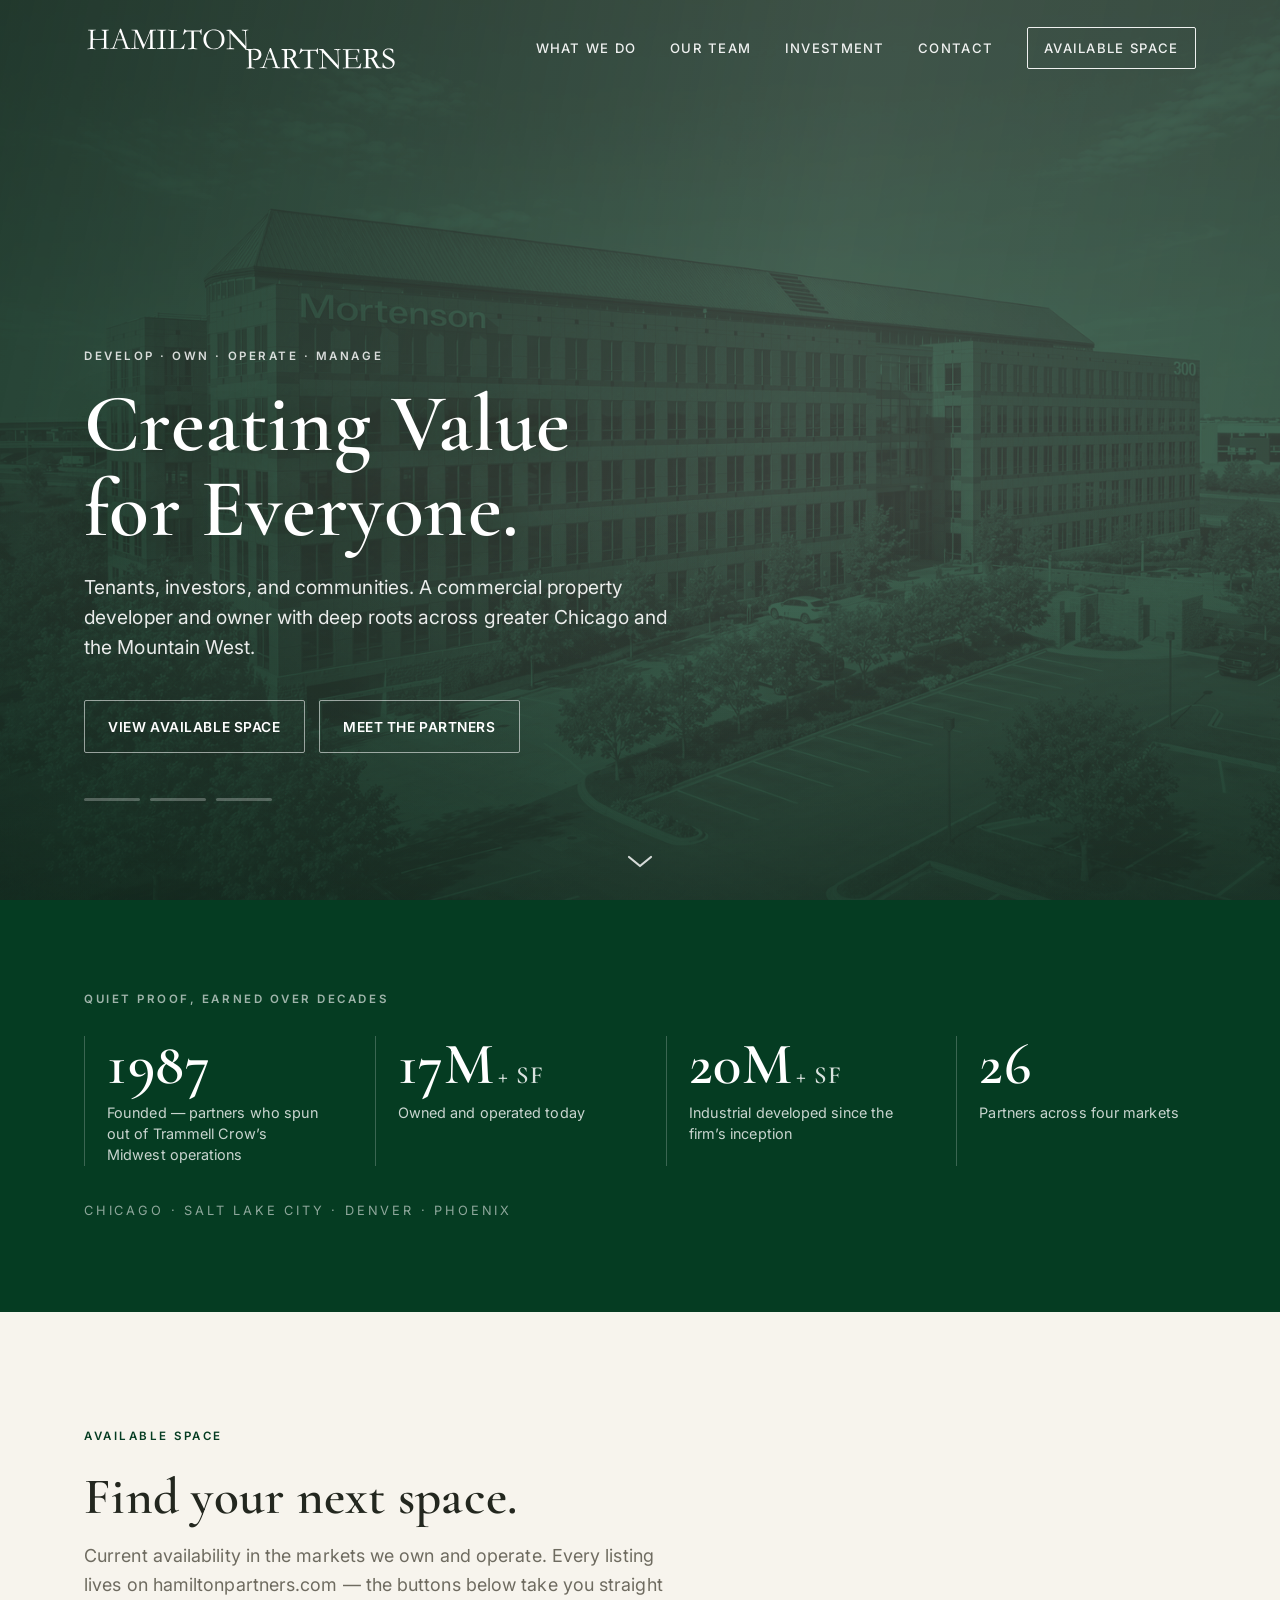
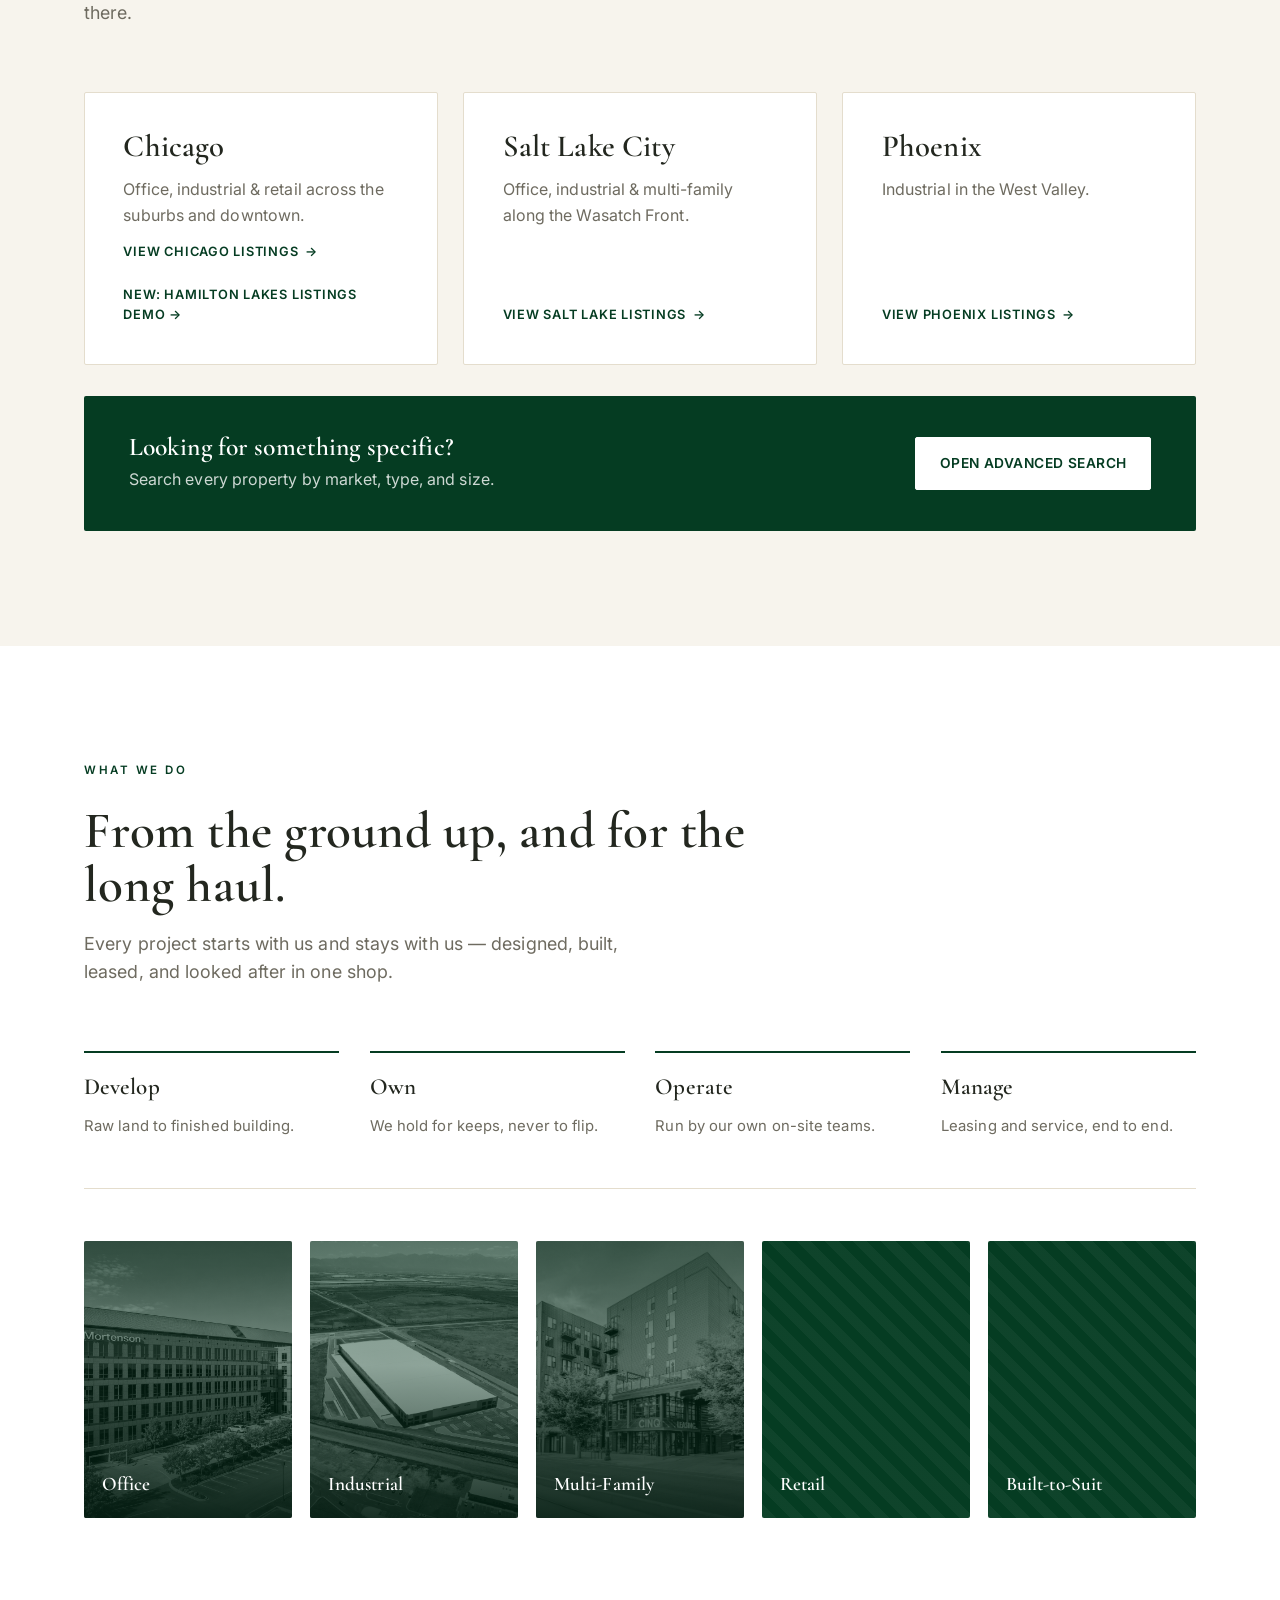
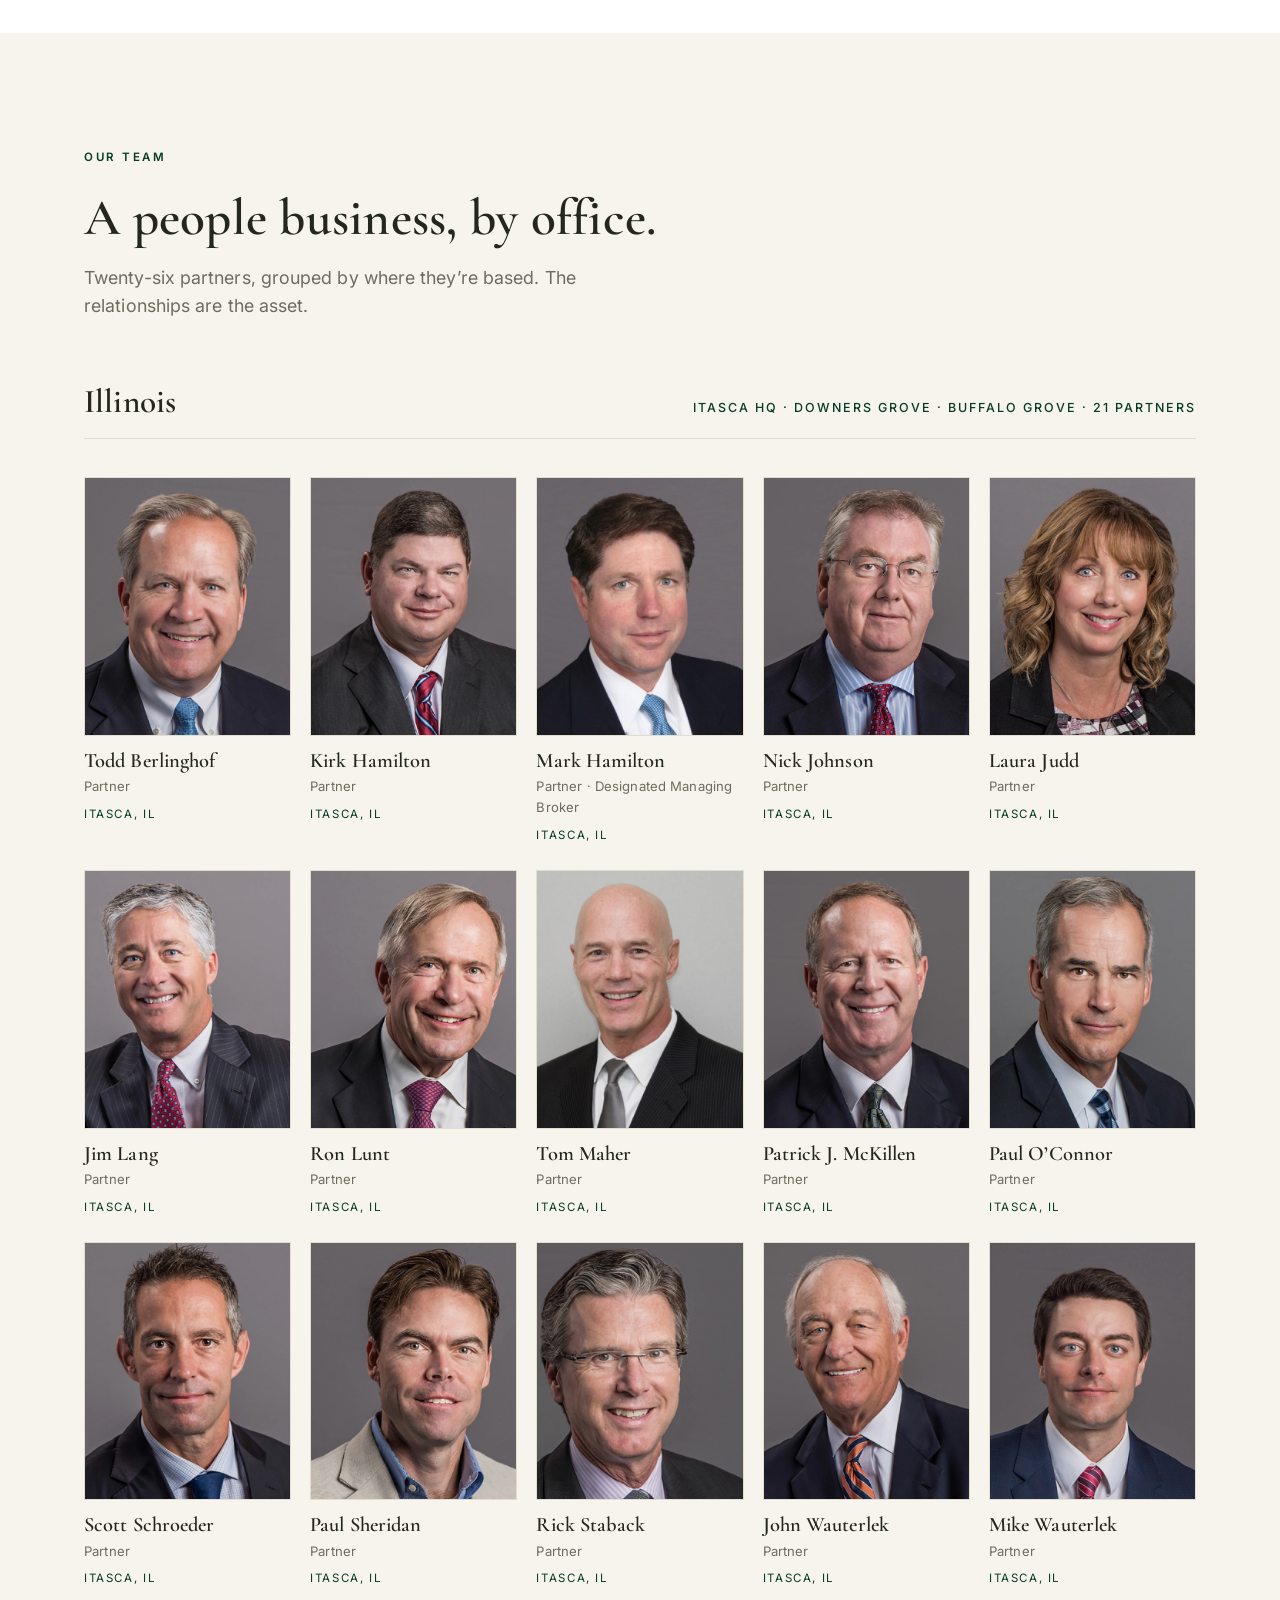
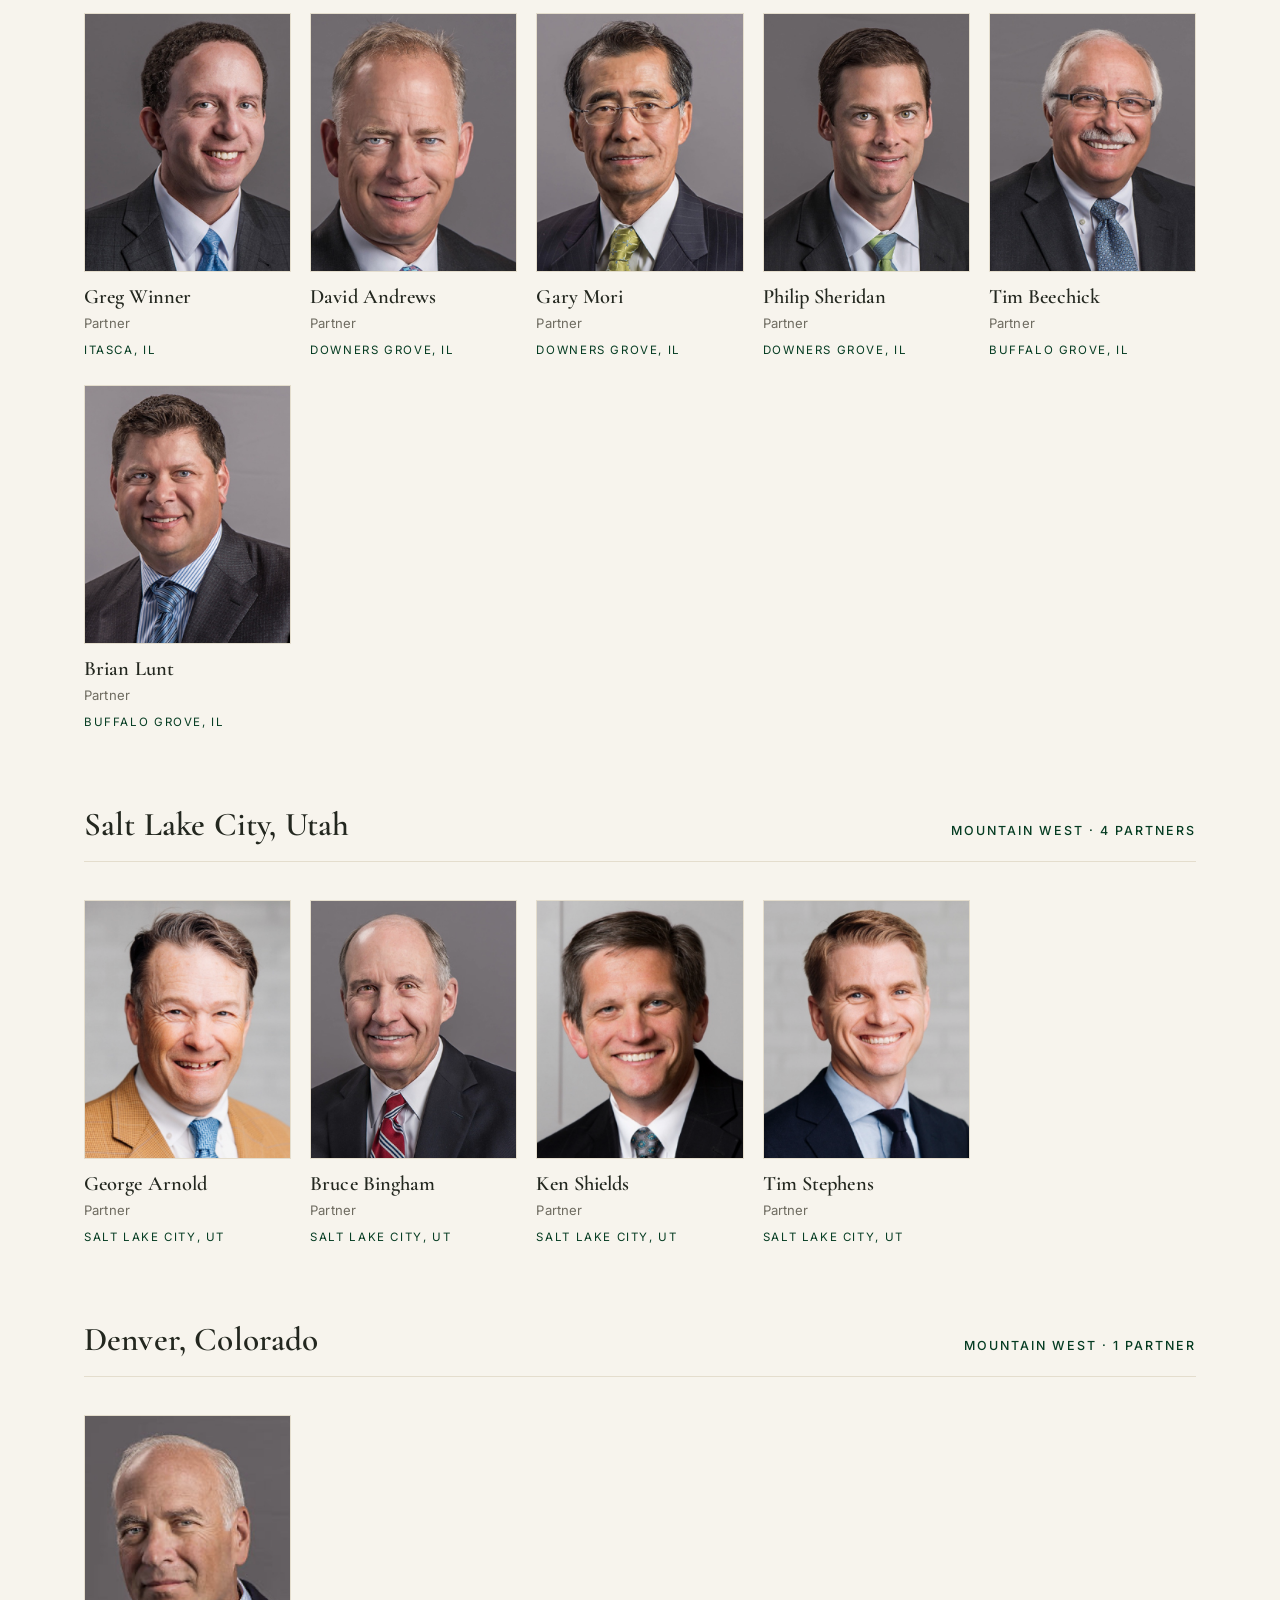
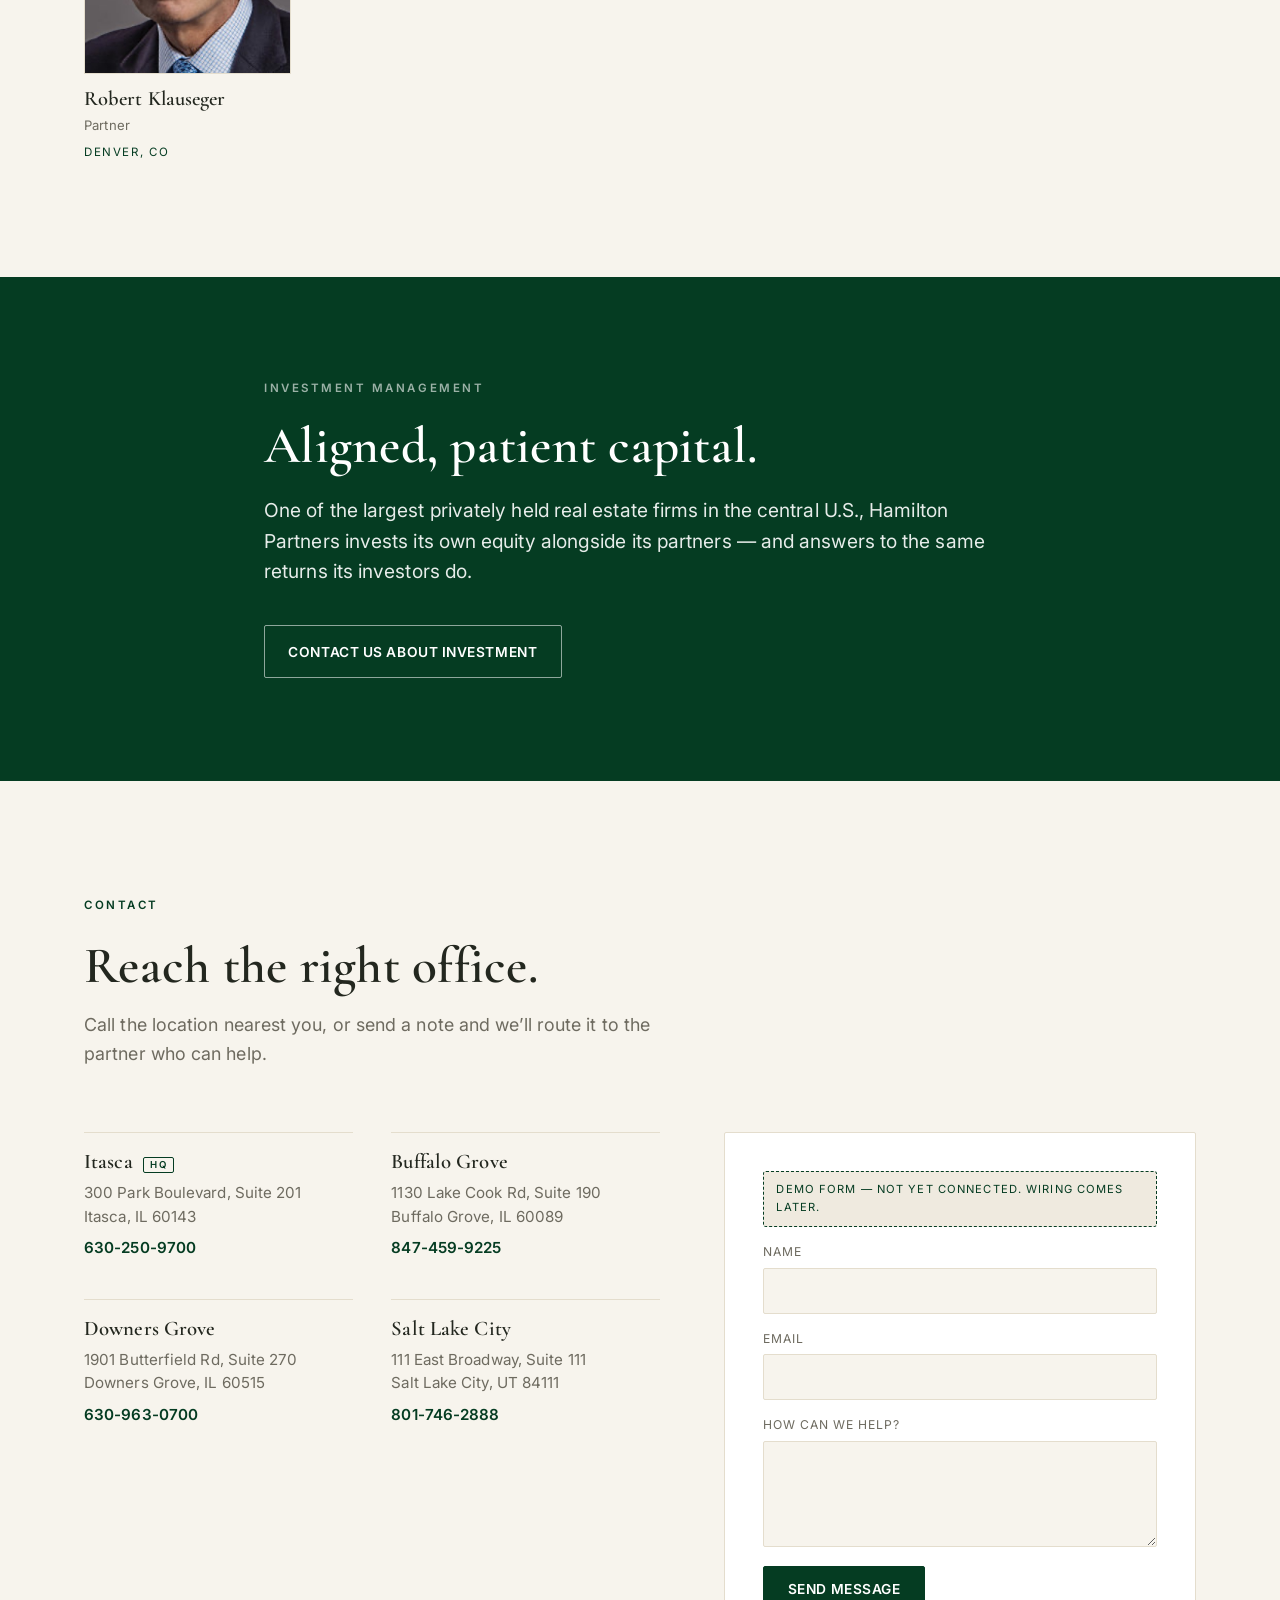
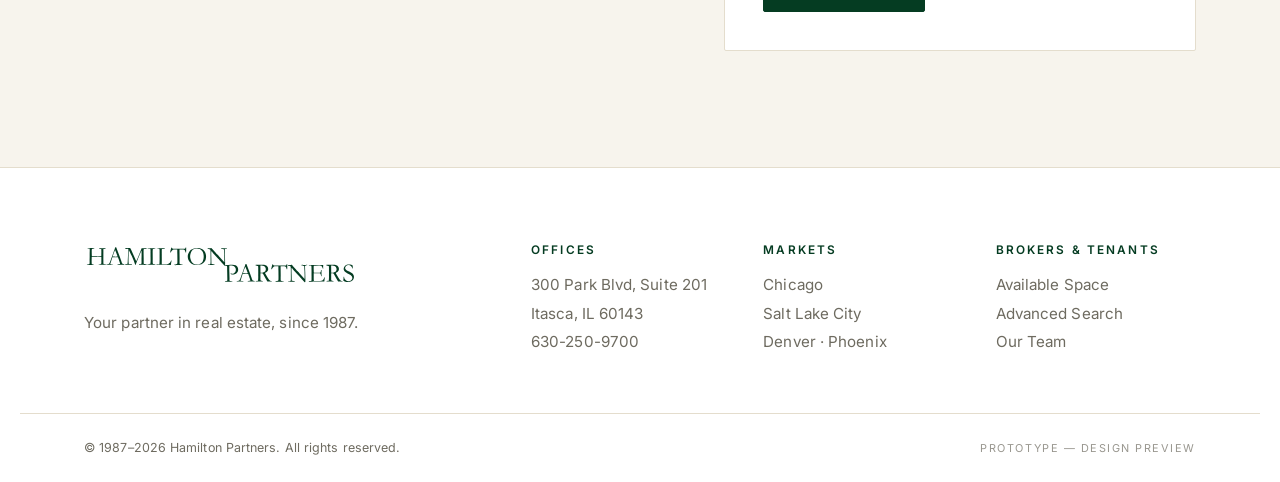
<file: index.html>
<!DOCTYPE html>
<html lang="en" data-palette="ivory" data-type="cormorant" data-hero="rotate" data-treatment="duotone" data-logo="l">
<head>
  <meta charset="UTF-8" />
  <meta name="viewport" content="width=device-width, initial-scale=1.0" />
  <title>Hamilton Partners — Commercial Real Estate Developer, Owner &amp; Operator</title>
  <meta name="description" content="Hamilton Partners develops, owns, and operates commercial real estate across the Midwest and Mountain West — office, industrial, retail, and multi-family. Founded 1987." />

  <!-- Fonts: logo (Cinzel) + three switchable pairings -->
  <link rel="preconnect" href="https://fonts.googleapis.com" />
  <link rel="preconnect" href="https://fonts.gstatic.com" crossorigin />
  <link href="https://fonts.googleapis.com/css2?family=Cinzel:wght@400;500;600&family=Cormorant+Garamond:ital,wght@0,500;0,600;0,700;1,500&family=Inter:wght@400;500;600&family=Libre+Caslon+Display&family=Libre+Franklin:wght@400;500;600;700&family=Fraunces:ital,opsz,wght@0,9..144,400;0,9..144,500;0,9..144,600;1,9..144,500&family=Archivo:wght@400;500;600;700&display=swap" rel="stylesheet" />

  <link rel="stylesheet" href="css/styles.css?v=5" />
</head>
<body>
  <a class="skip-link" href="#main">Skip to content</a>

  <!-- ============================ HEADER ============================ -->
  <header class="site-header" id="siteHeader">
    <div class="wrap header-inner">
      <a class="brand" href="#top" aria-label="Hamilton Partners home">
        <img class="brand-logo brand-logo--light" src="assets/logo/hp-logo-white.svg" alt="Hamilton Partners" width="245" height="36" />
        <img class="brand-logo brand-logo--dark" src="assets/logo/hp-logo.svg" alt="Hamilton Partners" width="245" height="36" />
      </a>

      <nav class="site-nav" aria-label="Primary">
        <a href="#what-we-do">What We Do</a>
        <a href="#team">Our Team</a>
        <a href="#investment">Investment</a>
        <a href="#contact">Contact</a>
        <a class="nav-cta" href="#available">Available Space</a>
      </nav>

      <button class="nav-toggle" aria-label="Menu" aria-expanded="false">
        <span></span><span></span><span></span>
      </button>
    </div>
  </header>

  <main id="main">
    <span id="top"></span>

    <!-- ============================ HERO ============================ -->
    <section class="hero" id="hero">
      <div class="hero-slides" aria-hidden="true">
        <div class="hero-slide is-active" data-slide="mortenson"></div>
        <div class="hero-slide" data-slide="cinq"></div>
        <div class="hero-slide" data-slide="industrial"></div>
      </div>
      <div class="hero-tint hero-tint--mult" aria-hidden="true"></div>
      <div class="hero-tint hero-tint--screen" aria-hidden="true"></div>
      <div class="hero-scrim" aria-hidden="true"></div>

      <div class="wrap hero-inner">
        <p class="eyebrow hero-eyebrow">Develop &middot; Own &middot; Operate &middot; Manage</p>
        <h1 class="hero-line" id="heroLine">Creating Value for Everyone.</h1>
        <p class="hero-sub" id="heroSub">Tenants, investors, and communities. A commercial property developer and owner with deep roots across greater Chicago and the Mountain West.</p>
        <div class="cta-row">
          <a class="btn btn--ghost" href="#available">View Available Space</a>
          <a class="btn btn--ghost" href="#team">Meet the Partners</a>
        </div>

        <div class="hero-progress" id="heroProgress" role="group" aria-label="Slideshow progress">
          <button class="hp-seg is-active" type="button" aria-label="Show photo 1"><span class="hp-fill"></span></button>
          <button class="hp-seg" type="button" aria-label="Show photo 2"><span class="hp-fill"></span></button>
          <button class="hp-seg" type="button" aria-label="Show photo 3"><span class="hp-fill"></span></button>
        </div>
      </div>

      <a class="hero-cue" href="#proof" aria-label="Scroll down">
        <svg viewBox="0 0 28 16" width="28" height="16" aria-hidden="true" focusable="false">
          <path d="M3 4 L14 13 L25 4" fill="none" stroke="currentColor" stroke-width="2.2" stroke-linecap="round" stroke-linejoin="round" />
        </svg>
      </a>
    </section>

    <!-- ====================== TRACK-RECORD BAND ====================== -->
    <section class="proof" id="proof">
      <div class="wrap">
        <p class="section-kicker proof-kicker">Quiet proof, earned over decades</p>
        <ul class="proof-grid">
          <li class="stat">
            <span class="stat-num">1987</span>
            <span class="stat-label">Founded — partners who spun out of Trammell&nbsp;Crow&rsquo;s Midwest operations</span>
          </li>
          <li class="stat">
            <span class="stat-num">17M<span class="stat-unit">+ SF</span></span>
            <span class="stat-label">Owned and operated today</span>
          </li>
          <li class="stat">
            <span class="stat-num">20M<span class="stat-unit">+ SF</span></span>
            <span class="stat-label">Industrial developed since the firm&rsquo;s inception</span>
          </li>
          <li class="stat">
            <span class="stat-num">26</span>
            <span class="stat-label">Partners across four markets</span>
          </li>
        </ul>
        <p class="proof-foot">Chicago &middot; Salt Lake City &middot; Denver &middot; Phoenix</p>
      </div>
    </section>

    <!-- ===================== AVAILABLE SPACE ===================== -->
    <section class="available" id="available">
      <div class="wrap">
        <header class="section-head">
          <p class="section-kicker">Available Space</p>
          <h2 class="section-title">Find your next space.</h2>
          <p class="section-lede">Current availability in the markets we own and operate. Every listing lives on hamiltonpartners.com &mdash; the buttons below take you straight there.</p>
        </header>

        <ul class="market-grid">
          <li class="market-card">
            <h3 class="market-name">Chicago</h3>
            <p class="market-types">Office, industrial &amp; retail across the suburbs and downtown.</p>
            <a class="market-link" href="https://www.hamiltonpartners.com/locations/chicago/" target="_blank" rel="noopener">View Chicago listings <span aria-hidden="true">&rarr;</span></a>
            <a class="market-link market-link--demo" href="listings.html">New: Hamilton Lakes listings demo <span aria-hidden="true">&rarr;</span></a>
          </li>
          <li class="market-card">
            <h3 class="market-name">Salt Lake City</h3>
            <p class="market-types">Office, industrial &amp; multi-family along the Wasatch Front.</p>
            <a class="market-link" href="https://www.hamiltonpartners.com/locations/salt-lake/" target="_blank" rel="noopener">View Salt Lake listings <span aria-hidden="true">&rarr;</span></a>
          </li>
          <li class="market-card">
            <h3 class="market-name">Phoenix</h3>
            <p class="market-types">Industrial in the West Valley.</p>
            <a class="market-link" href="https://www.hamiltonpartners.com/locations/phoenix/" target="_blank" rel="noopener">View Phoenix listings <span aria-hidden="true">&rarr;</span></a>
          </li>
        </ul>

        <div class="search-cta">
          <div>
            <h3 class="search-title">Looking for something specific?</h3>
            <p class="search-sub">Search every property by market, type, and size.</p>
          </div>
          <a class="btn btn--primary" href="https://www.hamiltonpartners.com/suite/" target="_blank" rel="noopener">Open Advanced Search</a>
        </div>
      </div>
    </section>

    <!-- ======================= WHAT WE DO ======================== -->
    <section class="capabilities" id="what-we-do">
      <div class="wrap">
        <header class="section-head">
          <p class="section-kicker">What We Do</p>
          <h2 class="section-title">From the ground up, and for the long haul.</h2>
          <p class="section-lede">Every project starts with us and stays with us &mdash; designed, built, leased, and looked after in one shop.</p>
        </header>

        <ul class="roles">
          <li class="role"><span class="role-name">Develop</span><span class="role-desc">Raw land to finished building.</span></li>
          <li class="role"><span class="role-name">Own</span><span class="role-desc">We hold for keeps, never to flip.</span></li>
          <li class="role"><span class="role-name">Operate</span><span class="role-desc">Run by our own on-site teams.</span></li>
          <li class="role"><span class="role-name">Manage</span><span class="role-desc">Leasing and service, end to end.</span></li>
        </ul>

        <ul class="ptypes">
          <li class="ptype ptype--photo" data-slide="mortenson"><span class="ptype-label">Office</span></li>
          <li class="ptype ptype--photo" data-slide="industrial"><span class="ptype-label">Industrial</span></li>
          <li class="ptype ptype--photo" data-slide="cinq"><span class="ptype-label">Multi-Family</span></li>
          <li class="ptype ptype--text"><span class="ptype-label">Retail</span></li>
          <li class="ptype ptype--text"><span class="ptype-label">Built-to-Suit</span></li>
        </ul>
      </div>
    </section>

    <!-- ========================= OUR TEAM ============================ -->
    <section class="team" id="team">
      <div class="wrap">
        <header class="section-head">
          <p class="section-kicker">Our Team</p>
          <h2 class="section-title">A people business, by office.</h2>
          <p class="section-lede">Twenty-six partners, grouped by where they&rsquo;re based. The relationships are the asset.</p>
        </header>

        <!-- ITASCA -->
        <div class="team-group">
          <div class="team-group-head">
            <h3 class="team-group-name">Illinois</h3>
            <span class="team-group-meta">Itasca HQ &middot; Downers Grove &middot; Buffalo Grove &middot; 21 partners</span>
          </div>
          <ul class="team-grid">
            <li><a class="member" href="https://www.hamiltonpartners.com/bio/todd-berlinghof/" target="_blank" rel="noopener"><span class="member-photo"><img src="assets/img/team/todd-berlinghof.jpg" alt="Todd Berlinghof" loading="lazy"></span><span class="member-info"><span class="member-name">Todd Berlinghof</span><span class="member-title">Partner</span><span class="member-loc">Itasca, IL</span></span></a></li>
            <li><a class="member" href="https://www.hamiltonpartners.com/bio/kirk-hamilton/" target="_blank" rel="noopener"><span class="member-photo"><img src="assets/img/team/kirk-hamilton.jpg" alt="Kirk Hamilton" loading="lazy"></span><span class="member-info"><span class="member-name">Kirk Hamilton</span><span class="member-title">Partner</span><span class="member-loc">Itasca, IL</span></span></a></li>
            <li><a class="member" href="https://www.hamiltonpartners.com/bio/mark-hamilton/" target="_blank" rel="noopener"><span class="member-photo"><img src="assets/img/team/mark-hamilton.jpg" alt="Mark Hamilton" loading="lazy"></span><span class="member-info"><span class="member-name">Mark Hamilton</span><span class="member-title">Partner &middot; Designated Managing Broker</span><span class="member-loc">Itasca, IL</span></span></a></li>
            <li><a class="member" href="https://www.hamiltonpartners.com/bio/nick-johnson/" target="_blank" rel="noopener"><span class="member-photo"><img src="assets/img/team/nick-johnson.jpg" alt="Nick Johnson" loading="lazy"></span><span class="member-info"><span class="member-name">Nick Johnson</span><span class="member-title">Partner</span><span class="member-loc">Itasca, IL</span></span></a></li>
            <li><a class="member" href="https://www.hamiltonpartners.com/bio/laura-judd/" target="_blank" rel="noopener"><span class="member-photo"><img src="assets/img/team/laura-judd.jpg" alt="Laura Judd" loading="lazy"></span><span class="member-info"><span class="member-name">Laura Judd</span><span class="member-title">Partner</span><span class="member-loc">Itasca, IL</span></span></a></li>
            <li><a class="member" href="https://www.hamiltonpartners.com/bio/jim-lang/" target="_blank" rel="noopener"><span class="member-photo"><img src="assets/img/team/jim-lang.jpg" alt="Jim Lang" loading="lazy"></span><span class="member-info"><span class="member-name">Jim Lang</span><span class="member-title">Partner</span><span class="member-loc">Itasca, IL</span></span></a></li>
            <li><a class="member" href="https://www.hamiltonpartners.com/bio/ron-lunt/" target="_blank" rel="noopener"><span class="member-photo"><img src="assets/img/team/ron-lunt.jpg" alt="Ron Lunt" loading="lazy"></span><span class="member-info"><span class="member-name">Ron Lunt</span><span class="member-title">Partner</span><span class="member-loc">Itasca, IL</span></span></a></li>
            <li><a class="member" href="https://www.hamiltonpartners.com/bio/tom-maher/" target="_blank" rel="noopener"><span class="member-photo"><img src="assets/img/team/tom-maher.jpg" alt="Tom Maher" loading="lazy"></span><span class="member-info"><span class="member-name">Tom Maher</span><span class="member-title">Partner</span><span class="member-loc">Itasca, IL</span></span></a></li>
            <li><a class="member" href="https://www.hamiltonpartners.com/bio/patrick-j-mckillen/" target="_blank" rel="noopener"><span class="member-photo"><img src="assets/img/team/patrick-j-mckillen.jpg" alt="Patrick J. McKillen" loading="lazy"></span><span class="member-info"><span class="member-name">Patrick J. McKillen</span><span class="member-title">Partner</span><span class="member-loc">Itasca, IL</span></span></a></li>
            <li><a class="member" href="https://www.hamiltonpartners.com/bio/paul-o-connor/" target="_blank" rel="noopener"><span class="member-photo"><img src="assets/img/team/paul-o-connor.jpg" alt="Paul O&rsquo;Connor" loading="lazy"></span><span class="member-info"><span class="member-name">Paul O&rsquo;Connor</span><span class="member-title">Partner</span><span class="member-loc">Itasca, IL</span></span></a></li>
            <li><a class="member" href="https://www.hamiltonpartners.com/bio/scott-schroeder/" target="_blank" rel="noopener"><span class="member-photo"><img src="assets/img/team/scott-schroeder.jpg" alt="Scott Schroeder" loading="lazy"></span><span class="member-info"><span class="member-name">Scott Schroeder</span><span class="member-title">Partner</span><span class="member-loc">Itasca, IL</span></span></a></li>
            <li><a class="member" href="https://www.hamiltonpartners.com/bio/paul-sheridan/" target="_blank" rel="noopener"><span class="member-photo"><img src="assets/img/team/paul-sheridan.jpg" alt="Paul Sheridan" loading="lazy"></span><span class="member-info"><span class="member-name">Paul Sheridan</span><span class="member-title">Partner</span><span class="member-loc">Itasca, IL</span></span></a></li>
            <li><a class="member" href="https://www.hamiltonpartners.com/bio/rick-staback/" target="_blank" rel="noopener"><span class="member-photo"><img src="assets/img/team/rick-staback.jpg" alt="Rick Staback" loading="lazy"></span><span class="member-info"><span class="member-name">Rick Staback</span><span class="member-title">Partner</span><span class="member-loc">Itasca, IL</span></span></a></li>
            <li><a class="member" href="https://www.hamiltonpartners.com/bio/john-wauterlek/" target="_blank" rel="noopener"><span class="member-photo"><img src="assets/img/team/john-wauterlek.jpg" alt="John Wauterlek" loading="lazy"></span><span class="member-info"><span class="member-name">John Wauterlek</span><span class="member-title">Partner</span><span class="member-loc">Itasca, IL</span></span></a></li>
            <li><a class="member" href="https://www.hamiltonpartners.com/bio/mike-wauterlek/" target="_blank" rel="noopener"><span class="member-photo"><img src="assets/img/team/mike-wauterlek.jpg" alt="Mike Wauterlek" loading="lazy"></span><span class="member-info"><span class="member-name">Mike Wauterlek</span><span class="member-title">Partner</span><span class="member-loc">Itasca, IL</span></span></a></li>
            <li><a class="member" href="https://www.hamiltonpartners.com/bio/greg-winner/" target="_blank" rel="noopener"><span class="member-photo"><img src="assets/img/team/greg-winner.jpg" alt="Greg Winner" loading="lazy"></span><span class="member-info"><span class="member-name">Greg Winner</span><span class="member-title">Partner</span><span class="member-loc">Itasca, IL</span></span></a></li>
            <!-- Downers Grove & Buffalo Grove (Illinois, cont.) -->
            <li><a class="member" href="https://www.hamiltonpartners.com/bio/david-andrews/" target="_blank" rel="noopener"><span class="member-photo"><img src="assets/img/team/david-andrews.jpg" alt="David Andrews" loading="lazy"></span><span class="member-info"><span class="member-name">David Andrews</span><span class="member-title">Partner</span><span class="member-loc">Downers Grove, IL</span></span></a></li>
            <li><a class="member" href="https://www.hamiltonpartners.com/bio/gary-mori/" target="_blank" rel="noopener"><span class="member-photo"><img src="assets/img/team/gary-mori.jpg" alt="Gary Mori" loading="lazy"></span><span class="member-info"><span class="member-name">Gary Mori</span><span class="member-title">Partner</span><span class="member-loc">Downers Grove, IL</span></span></a></li>
            <li><a class="member" href="https://www.hamiltonpartners.com/bio/philip-sheridan/" target="_blank" rel="noopener"><span class="member-photo"><img src="assets/img/team/philip-sheridan.jpg" alt="Philip Sheridan" loading="lazy"></span><span class="member-info"><span class="member-name">Philip Sheridan</span><span class="member-title">Partner</span><span class="member-loc">Downers Grove, IL</span></span></a></li>
            <li><a class="member" href="https://www.hamiltonpartners.com/bio/tim-beechick/" target="_blank" rel="noopener"><span class="member-photo"><img src="assets/img/team/tim-beechick.jpg" alt="Tim Beechick" loading="lazy"></span><span class="member-info"><span class="member-name">Tim Beechick</span><span class="member-title">Partner</span><span class="member-loc">Buffalo Grove, IL</span></span></a></li>
            <li><a class="member" href="https://www.hamiltonpartners.com/bio/brian-lunt/" target="_blank" rel="noopener"><span class="member-photo"><img src="assets/img/team/brian-lunt.jpg" alt="Brian Lunt" loading="lazy"></span><span class="member-info"><span class="member-name">Brian Lunt</span><span class="member-title">Partner</span><span class="member-loc">Buffalo Grove, IL</span></span></a></li>
          </ul>
        </div>

        <!-- SALT LAKE CITY -->
        <div class="team-group">
          <div class="team-group-head">
            <h3 class="team-group-name">Salt Lake City, Utah</h3>
            <span class="team-group-meta">Mountain West &middot; 4 partners</span>
          </div>
          <ul class="team-grid">
            <li><a class="member" href="https://www.hamiltonpartners.com/bio/george-arnold/" target="_blank" rel="noopener"><span class="member-photo"><img src="assets/img/team/george-arnold.jpg" alt="George Arnold" loading="lazy"></span><span class="member-info"><span class="member-name">George Arnold</span><span class="member-title">Partner</span><span class="member-loc">Salt Lake City, UT</span></span></a></li>
            <li><a class="member" href="https://www.hamiltonpartners.com/bio/bruce-bingham/" target="_blank" rel="noopener"><span class="member-photo"><img src="assets/img/team/bruce-bingham.jpg" alt="Bruce Bingham" loading="lazy"></span><span class="member-info"><span class="member-name">Bruce Bingham</span><span class="member-title">Partner</span><span class="member-loc">Salt Lake City, UT</span></span></a></li>
            <li><a class="member" href="https://www.hamiltonpartners.com/bio/ken-shields/" target="_blank" rel="noopener"><span class="member-photo"><img src="assets/img/team/ken-shields.jpg" alt="Ken Shields" loading="lazy"></span><span class="member-info"><span class="member-name">Ken Shields</span><span class="member-title">Partner</span><span class="member-loc">Salt Lake City, UT</span></span></a></li>
            <li><a class="member" href="https://www.hamiltonpartners.com/bio/tim-stephens/" target="_blank" rel="noopener"><span class="member-photo"><img src="assets/img/team/tim-stephens.jpg" alt="Tim Stephens" loading="lazy"></span><span class="member-info"><span class="member-name">Tim Stephens</span><span class="member-title">Partner</span><span class="member-loc">Salt Lake City, UT</span></span></a></li>
          </ul>
        </div>

        <!-- DENVER -->
        <div class="team-group">
          <div class="team-group-head">
            <h3 class="team-group-name">Denver, Colorado</h3>
            <span class="team-group-meta">Mountain West &middot; 1 partner</span>
          </div>
          <ul class="team-grid">
            <li><a class="member" href="https://www.hamiltonpartners.com/bio/robert-klausinger/" target="_blank" rel="noopener"><span class="member-photo"><img src="assets/img/team/robert-klausinger.jpg" alt="Robert Klauseger" loading="lazy"></span><span class="member-info"><span class="member-name">Robert Klauseger</span><span class="member-title">Partner</span><span class="member-loc">Denver, CO</span></span></a></li>
          </ul>
        </div>

      </div>
    </section>

    <!-- ================== INVESTMENT MANAGEMENT ================== -->
    <section class="investment" id="investment">
      <div class="wrap investment-inner">
        <p class="section-kicker">Investment Management</p>
        <h2 class="section-title">Aligned, patient capital.</h2>
        <p class="investment-lede">One of the largest privately held real estate firms in the central U.S., Hamilton Partners invests its own equity alongside its partners &mdash; and answers to the same returns its investors do.</p>
        <a class="btn btn--ghost" href="#contact">Contact us about investment</a>
      </div>
    </section>

    <!-- ========================= CONTACT ========================= -->
    <section class="contact" id="contact">
      <div class="wrap">
        <header class="section-head">
          <p class="section-kicker">Contact</p>
          <h2 class="section-title">Reach the right office.</h2>
          <p class="section-lede">Call the location nearest you, or send a note and we&rsquo;ll route it to the partner who can help.</p>
        </header>

        <div class="contact-cols">
          <ul class="office-grid">
            <li class="office">
              <h3 class="office-name">Itasca <span class="office-tag">HQ</span></h3>
              <p class="office-addr">300 Park Boulevard, Suite 201<br>Itasca, IL 60143</p>
              <a class="office-phone" href="tel:+16302509700">630-250-9700</a>
            </li>
            <li class="office">
              <h3 class="office-name">Buffalo Grove</h3>
              <p class="office-addr">1130 Lake Cook Rd, Suite 190<br>Buffalo Grove, IL 60089</p>
              <a class="office-phone" href="tel:+18474599225">847-459-9225</a>
            </li>
            <li class="office">
              <h3 class="office-name">Downers Grove</h3>
              <p class="office-addr">1901 Butterfield Rd, Suite 270<br>Downers Grove, IL 60515</p>
              <a class="office-phone" href="tel:+16309630700">630-963-0700</a>
            </li>
            <li class="office">
              <h3 class="office-name">Salt Lake City</h3>
              <p class="office-addr">111 East Broadway, Suite 111<br>Salt Lake City, UT 84111</p>
              <a class="office-phone" href="tel:+18017462888">801-746-2888</a>
            </li>
          </ul>

          <form class="contact-form" onsubmit="return false;">
            <p class="form-flag">Demo form &mdash; not yet connected. Wiring comes later.</p>
            <div class="field"><label for="cf-name">Name</label><input id="cf-name" type="text" autocomplete="name"></div>
            <div class="field"><label for="cf-email">Email</label><input id="cf-email" type="email" autocomplete="email"></div>
            <div class="field"><label for="cf-msg">How can we help?</label><textarea id="cf-msg" rows="4"></textarea></div>
            <button class="btn btn--primary" type="submit">Send message</button>
          </form>
        </div>
      </div>
    </section>
  </main>

  <!-- ============================ FOOTER ============================ -->
  <footer class="site-footer">
    <div class="wrap footer-inner">
      <div class="footer-brand">
        <a class="brand brand--footer" href="#top" aria-label="Hamilton Partners home">
          <img class="brand-logo" src="assets/logo/hp-logo.svg" alt="Hamilton Partners" width="245" height="36" />
        </a>
        <p class="footer-tag">Your partner in real estate, since 1987.</p>
      </div>
      <div class="footer-cols">
        <div class="footer-col">
          <h4>Offices</h4>
          <p>300 Park Blvd, Suite 201<br>Itasca, IL 60143<br>630-250-9700</p>
        </div>
        <div class="footer-col">
          <h4>Markets</h4>
          <p>Chicago<br>Salt Lake City<br>Denver &middot; Phoenix</p>
        </div>
        <div class="footer-col">
          <h4>Brokers &amp; Tenants</h4>
          <p><a href="#available">Available Space</a><br><a href="https://www.hamiltonpartners.com/suite/" target="_blank" rel="noopener">Advanced Search</a><br><a href="#team">Our Team</a></p>
        </div>
      </div>
    </div>
    <div class="wrap footer-base">
      <span>&copy; 1987&ndash;2026 Hamilton Partners. All rights reserved.</span>
      <span class="footer-note">Prototype &mdash; design preview</span>
    </div>
  </footer>

  <script src="js/site.js?v=5" defer></script>
</body>
</html>
</file>
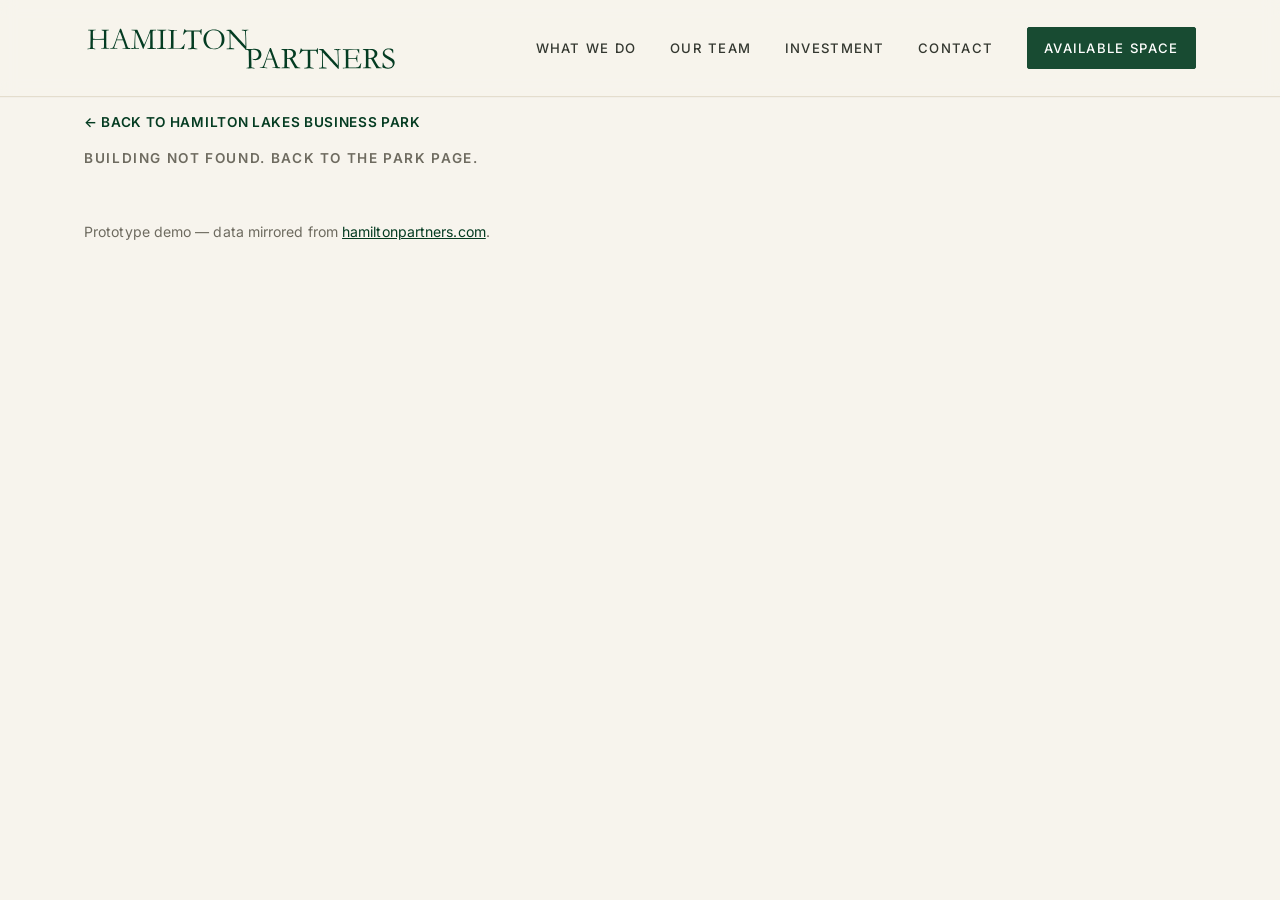
<file: building.html>
<!DOCTYPE html>
<html lang="en" data-palette="ivory" data-type="cormorant" data-logo="l">
<head>
  <meta charset="UTF-8" />
  <meta name="viewport" content="width=device-width, initial-scale=1.0" />
  <meta http-equiv="Cache-Control" content="no-store" />
  <title>Building | Hamilton Partners</title>
  <meta name="robots" content="noindex" />

  <link rel="preconnect" href="https://fonts.googleapis.com" />
  <link rel="preconnect" href="https://fonts.gstatic.com" crossorigin />
  <link href="https://fonts.googleapis.com/css2?family=Cinzel:wght@400;500;600&family=Cormorant+Garamond:ital,wght@0,500;0,600;0,700;1,500&family=Inter:wght@400;500;600&display=swap" rel="stylesheet" />

  <link rel="stylesheet" href="css/styles.css?v=5" />
  <link rel="stylesheet" href="css/listings.css?v=1" />
</head>
<body class="listings-body">
  <a class="skip-link" href="#main">Skip to content</a>

  <header class="site-header is-scrolled" id="siteHeader">
    <div class="wrap header-inner">
      <a class="brand" href="index.html" aria-label="Hamilton Partners home">
        <img class="brand-logo brand-logo--light" src="assets/logo/hp-logo-white.svg" alt="Hamilton Partners" width="245" height="36" />
        <img class="brand-logo brand-logo--dark" src="assets/logo/hp-logo.svg" alt="Hamilton Partners" width="245" height="36" />
      </a>
      <nav class="site-nav" aria-label="Primary">
        <a href="index.html#what-we-do">What We Do</a>
        <a href="index.html#team">Our Team</a>
        <a href="index.html#investment">Investment</a>
        <a href="index.html#contact">Contact</a>
        <a class="nav-cta" href="index.html#available">Available Space</a>
      </nav>
      <button class="nav-toggle" aria-label="Menu" aria-expanded="false">
        <span></span><span></span><span></span>
      </button>
    </div>
  </header>

  <main id="main" class="listings-main">
    <div class="wrap">
      <p class="crumb"><a href="listings.html">&larr; Back to Hamilton Lakes Business Park</a></p>
    </div>
    <div class="wrap" id="buildingRoot" aria-live="polite">
      <p class="listings-note">Loading&hellip;</p>
    </div>
  </main>

  <div class="select-bar" id="selectBar" hidden>
    <div class="wrap select-bar-inner">
      <p class="select-count"><strong id="selCount">0</strong> <span id="selNoun">suites</span> selected</p>
      <div class="select-actions">
        <button class="btn btn--bar-ghost" id="clearSel" type="button">Clear</button>
        <a class="btn btn--primary" id="pdfLink" href="#" target="_blank" rel="noopener">Download Printable PDF</a>
      </div>
    </div>
  </div>

  <footer class="listings-footer">
    <div class="wrap">
      <p>Prototype demo &mdash; data mirrored from
        <a id="srcLink" href="https://www.hamiltonpartners.com/" target="_blank" rel="noopener">hamiltonpartners.com</a>.</p>
    </div>
  </footer>

  <script src="js/building.js?v=1"></script>
</body>
</html>
</file>
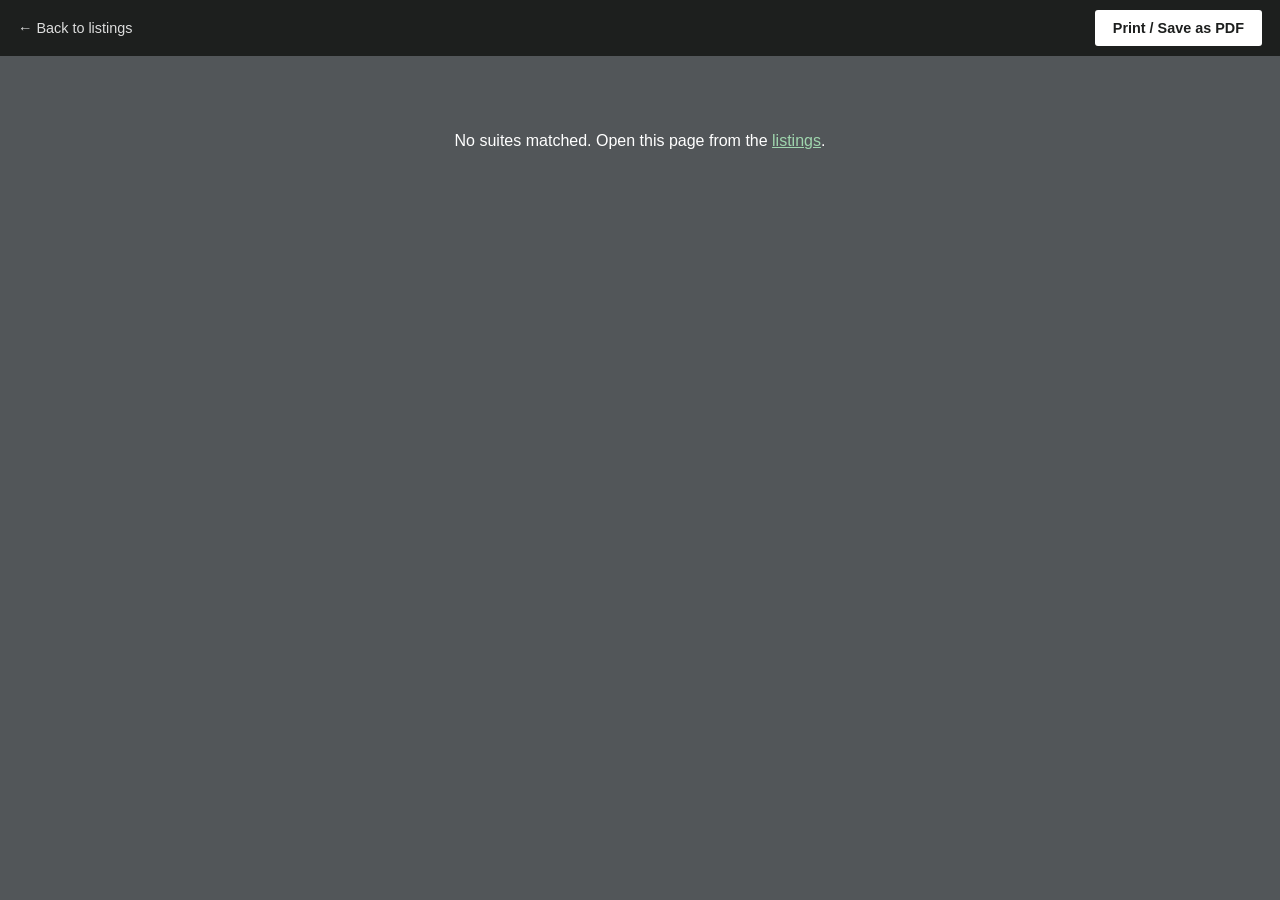
<file: flyer.html>
<!DOCTYPE html>
<html lang="en">
<head>
  <meta charset="UTF-8" />
  <meta name="viewport" content="width=device-width, initial-scale=1.0" />
  <meta http-equiv="Cache-Control" content="no-store" />
  <title>Printable Suite Flyer | Hamilton Partners</title>
  <meta name="robots" content="noindex" />
  <link rel="stylesheet" href="css/flyer.css?v=1" />
</head>
<body>
  <!-- screen-only toolbar; hidden in print -->
  <div class="toolbar">
    <a class="tb-back" href="listings.html">&larr; Back to listings</a>
    <p class="tb-hint" id="tbHint"></p>
    <button class="tb-print" id="printBtn" type="button">Print / Save as PDF</button>
  </div>

  <div id="flyers"><!-- one .flyer per suite renders here --></div>

  <script src="js/flyer.js?v=1"></script>
</body>
</html>
</file>
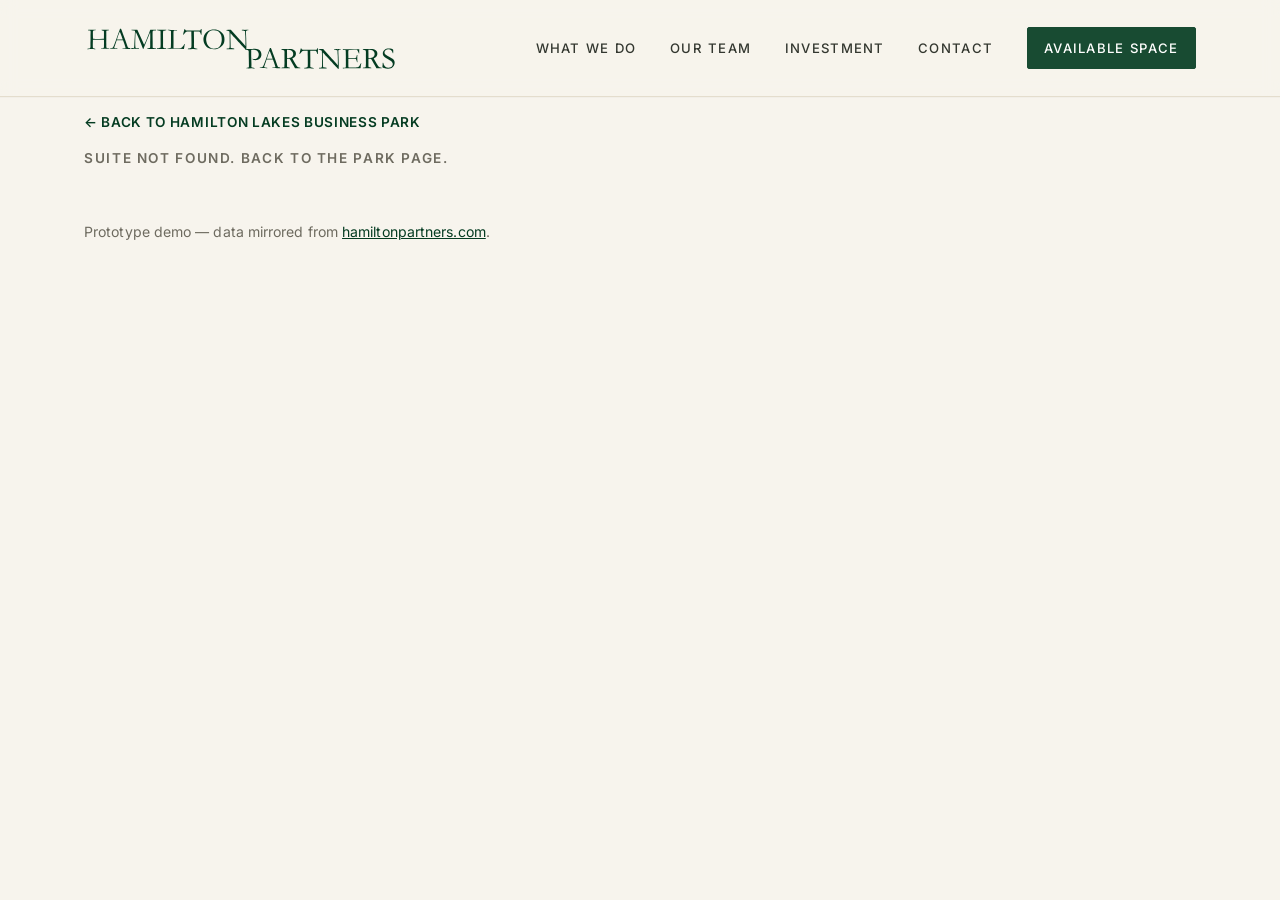
<file: suite.html>
<!DOCTYPE html>
<html lang="en" data-palette="ivory" data-type="cormorant" data-logo="l">
<head>
  <meta charset="UTF-8" />
  <meta name="viewport" content="width=device-width, initial-scale=1.0" />
  <meta http-equiv="Cache-Control" content="no-store" />
  <title>Suite | Hamilton Partners</title>
  <meta name="robots" content="noindex" />

  <link rel="preconnect" href="https://fonts.googleapis.com" />
  <link rel="preconnect" href="https://fonts.gstatic.com" crossorigin />
  <link href="https://fonts.googleapis.com/css2?family=Cinzel:wght@400;500;600&family=Cormorant+Garamond:ital,wght@0,500;0,600;0,700;1,500&family=Inter:wght@400;500;600&display=swap" rel="stylesheet" />

  <link rel="stylesheet" href="css/styles.css?v=5" />
  <link rel="stylesheet" href="css/listings.css?v=1" />
</head>
<body class="listings-body">
  <a class="skip-link" href="#main">Skip to content</a>

  <header class="site-header is-scrolled" id="siteHeader">
    <div class="wrap header-inner">
      <a class="brand" href="index.html" aria-label="Hamilton Partners home">
        <img class="brand-logo brand-logo--light" src="assets/logo/hp-logo-white.svg" alt="Hamilton Partners" width="245" height="36" />
        <img class="brand-logo brand-logo--dark" src="assets/logo/hp-logo.svg" alt="Hamilton Partners" width="245" height="36" />
      </a>
      <nav class="site-nav" aria-label="Primary">
        <a href="index.html#what-we-do">What We Do</a>
        <a href="index.html#team">Our Team</a>
        <a href="index.html#investment">Investment</a>
        <a href="index.html#contact">Contact</a>
        <a class="nav-cta" href="index.html#available">Available Space</a>
      </nav>
      <button class="nav-toggle" aria-label="Menu" aria-expanded="false">
        <span></span><span></span><span></span>
      </button>
    </div>
  </header>

  <main id="main" class="listings-main">
    <div class="wrap">
      <p class="crumb" id="crumb"><a href="listings.html">&larr; Back to Hamilton Lakes Business Park</a></p>
    </div>
    <div class="wrap" id="suiteRoot" aria-live="polite">
      <p class="listings-note">Loading&hellip;</p>
    </div>
  </main>

  <footer class="listings-footer">
    <div class="wrap">
      <p>Prototype demo &mdash; data mirrored from
        <a id="srcLink" href="https://www.hamiltonpartners.com/" target="_blank" rel="noopener">hamiltonpartners.com</a>.</p>
    </div>
  </footer>

  <script src="js/suite.js?v=1"></script>
</body>
</html>
</file>
<file: css/styles.css>
/* ============================================================
   HAMILTON PARTNERS — Prototype stylesheet
   Phase 1 static site. Written to port cleanly to a WP block theme:
   palettes + type pairings are CSS custom properties (→ theme.json),
   sections are flat and semantic (→ block patterns).
   ============================================================ */

/* ---------- LOCKED BRAND CONSTANTS ---------- */
:root{
  --green:#053C22;        /* locked */
  --green-deep:#04301B;
  --white:#ffffff;
  --font-logo:"Cinzel", Georgia, "Times New Roman", serif;

  --maxw:1240px;
  --gutter:clamp(20px, 5vw, 64px);
  --section-y:clamp(64px, 9vw, 132px);
  --radius:2px;
  --ease:cubic-bezier(.22,.61,.36,1);
}

/* ============================================================
   PALETTE OPTIONS  (green + white anchor every one)
   Primary actions stay green; --accent is the mood color.
   ============================================================ */
/* A — Ivory & Warm Gray (classic, restrained) */
[data-palette="ivory"]{
  --bg:#F7F4ED; --surface:#FFFFFF; --ink:#23271F; --muted:#6E6B60;
  --line:#E4DDCD; --line-soft:#EFEADF; --accent:#053C22; --accent-ink:#fff;
  --hero-shadow:4,30,18;
}
/* B — Cream & Brass (prestige, warm) */
[data-palette="brass"]{
  --bg:#F6F1E6; --surface:#FFFFFF; --ink:#292723; --muted:#7A7468;
  --line:#E7DECC; --line-soft:#F0E9DA; --accent:#A8854F; --accent-ink:#fff;
  --hero-shadow:4,30,18;
}
/* C — Stone & Mist (cool, contemporary) */
[data-palette="stone"]{
  --bg:#FAFAF7; --surface:#FFFFFF; --ink:#2A2E29; --muted:#828A82;
  --line:#E6E8E2; --line-soft:#F0F1EC; --accent:#5E7567; --accent-ink:#fff;
  --hero-shadow:6,28,20;
}

/* ============================================================
   TYPE PAIRINGS  (refined serif headers + clean sans UI/data)
   ============================================================ */
/* 1 — Cormorant Garamond + Inter (elegant estate) */
[data-type="cormorant"]{
  --font-serif:"Cormorant Garamond", Georgia, serif;
  --font-sans:"Inter", system-ui, -apple-system, sans-serif;
  --serif-weight:600; --serif-tracking:.005em; --serif-lh:1.04;
  --h1-size:clamp(2.9rem, 6.4vw, 5.6rem);
}
/* 2 — Libre Caslon + Libre Franklin (institutional American) */
[data-type="caslon"]{
  --font-serif:"Libre Caslon Display", Georgia, serif;
  --font-sans:"Libre Franklin", system-ui, -apple-system, sans-serif;
  --serif-weight:400; --serif-tracking:0; --serif-lh:1.08;
  --h1-size:clamp(2.4rem, 5.2vw, 4.6rem);
}
/* 3 — Fraunces + Archivo (modern traditional) */
[data-type="fraunces"]{
  --font-serif:"Fraunces", Georgia, serif;
  --font-sans:"Archivo", system-ui, -apple-system, sans-serif;
  --serif-weight:560; --serif-tracking:-.005em; --serif-lh:1.05;
  --h1-size:clamp(2.6rem, 5.6vw, 5rem);
}

/* ---------- RESET / BASE ---------- */
*,*::before,*::after{box-sizing:border-box;}
html{scroll-behavior:smooth;-webkit-text-size-adjust:100%;}
body{
  margin:0; background:var(--bg); color:var(--ink);
  font-family:var(--font-sans);
  font-size:17px; line-height:1.6; letter-spacing:.005em;
  -webkit-font-smoothing:antialiased; text-rendering:optimizeLegibility;
}
img{max-width:100%;display:block;}
a{color:inherit;text-decoration:none;}
h1,h2,h3,h4{margin:0;font-weight:var(--serif-weight);font-family:var(--font-serif);
  line-height:var(--serif-lh);letter-spacing:var(--serif-tracking);}
ul{margin:0;padding:0;list-style:none;}
p{margin:0;}
.wrap{max-width:var(--maxw);margin-inline:auto;padding-inline:var(--gutter);}

.skip-link{position:absolute;left:-9999px;top:0;background:var(--green);color:#fff;
  padding:10px 16px;z-index:200;}
.skip-link:focus{left:12px;top:12px;}

/* shared bits */
.eyebrow,.section-kicker{
  font-family:var(--font-sans);font-weight:600;text-transform:uppercase;
  letter-spacing:.22em;font-size:.72rem;color:var(--accent);margin:0;
}
.section-head{max-width:760px;margin-bottom:clamp(40px,5vw,68px);}
.section-title{font-size:clamp(2rem,4vw,3.2rem);margin:.5em 0 .35em;color:var(--ink);}
.section-lede{color:var(--muted);font-size:1.12rem;max-width:54ch;}

/* ---------- BUTTONS ---------- */
.btn{
  display:inline-flex;align-items:center;gap:.55em;cursor:pointer;
  font-family:var(--font-sans);font-weight:600;font-size:.86rem;
  letter-spacing:.04em;text-transform:uppercase;
  padding:1.05em 1.7em;border:1px solid transparent;border-radius:var(--radius);
  transition:background .25s var(--ease),color .25s var(--ease),
             border-color .25s var(--ease),transform .25s var(--ease);
}
.btn--primary{background:var(--green);color:#fff;border-color:var(--green);}
.btn--primary:hover{background:var(--green-deep);transform:translateY(-2px);}
.btn--ghost{background:transparent;color:#fff;border-color:rgba(255,255,255,.55);}
.btn--ghost:hover{background:rgba(255,255,255,.12);border-color:#fff;}

/* ============================================================
   HEADER  (transparent over hero → solid on scroll)
   ============================================================ */
.site-header{
  position:fixed;inset:0 0 auto 0;z-index:100;color:#fff;
  transition:background .4s var(--ease),color .4s var(--ease),
             border-color .4s var(--ease),box-shadow .4s var(--ease);
  border-bottom:1px solid transparent;
}
.header-inner{display:flex;align-items:center;justify-content:space-between;
  min-height:96px;gap:24px;}
.site-header.is-scrolled{
  background:color-mix(in srgb, var(--bg) 90%, transparent);
  backdrop-filter:saturate(1.1) blur(8px);color:var(--ink);
  border-bottom-color:var(--line);box-shadow:0 1px 0 rgba(0,0,0,.02);
}

/* WORDMARK — Hamilton Partners' actual logo. White over the hero; green when the
   header is scrolled (solid) and in the footer. Swapped via .is-scrolled. */
.brand{display:inline-flex;align-items:center;line-height:0;}
.brand-logo{height:30px;width:auto;display:block;}
/* Header logo size options (switchable in the preview panel) */
[data-logo="l"]   .site-header .brand-logo{height:46px;}
[data-logo="xl"]  .site-header .brand-logo{height:58px;}
[data-logo="xxl"] .site-header .brand-logo{height:72px;}
.brand-logo--dark{display:none;}
.site-header.is-scrolled .brand-logo--light{display:none;}
.site-header.is-scrolled .brand-logo--dark{display:block;}

.site-nav{display:flex;align-items:center;gap:clamp(20px,2.6vw,40px);}
.site-nav a{font-family:var(--font-sans);font-weight:500;font-size:.82rem;
  letter-spacing:.1em;text-transform:uppercase;position:relative;padding:6px 0;
  color:currentColor;opacity:.92;}
.site-nav a:not(.nav-cta)::after{content:"";position:absolute;left:0;bottom:0;
  height:1px;width:0;background:currentColor;transition:width .3s var(--ease);}
.site-nav a:not(.nav-cta):hover::after{width:100%;}
.nav-cta{border:1px solid currentColor;border-radius:var(--radius);
  padding:.7em 1.25em !important;opacity:1;transition:background .25s,color .25s;}
.site-header:not(.is-scrolled) .nav-cta:hover{background:#fff;color:var(--green);}
.site-header.is-scrolled .nav-cta{background:var(--green);color:#fff;border-color:var(--green);}
.site-header.is-scrolled .nav-cta:hover{background:var(--green-deep);}

.nav-toggle{display:none;flex-direction:column;gap:5px;background:none;border:0;
  cursor:pointer;padding:8px;}
.nav-toggle span{width:24px;height:2px;background:currentColor;display:block;}

/* ============================================================
   HERO
   ============================================================ */
.hero{position:relative;min-height:100svh;display:flex;align-items:flex-end;
  overflow:hidden;color:#fff;isolation:isolate;}
.hero-slides{position:absolute;inset:0;z-index:-3;}
.hero-slide{position:absolute;inset:0;background-size:cover;background-position:center;
  opacity:0;transition:opacity 1.3s var(--ease);will-change:opacity;}
.hero-slide.is-active{opacity:1;}
.hero-slide[data-slide="mortenson"] {background-image:url("../assets/img/hero-mortenson.jpg");}
.hero-slide[data-slide="cinq"]      {background-image:url("../assets/img/hero-cinq.jpg");background-position:center 58%;}
.hero-slide[data-slide="industrial"]{background-image:url("../assets/img/hero-industrial.jpg");}

/* Treatment: SCRIM (default) — natural photo + directional green darkening */
.hero-scrim{position:absolute;inset:0;z-index:-1;
  background:
    linear-gradient(102deg,
      rgba(var(--hero-shadow),.82) 0%,
      rgba(var(--hero-shadow),.52) 34%,
      rgba(var(--hero-shadow),.12) 62%,
      rgba(var(--hero-shadow),.30) 100%),
    linear-gradient(to top, rgba(var(--hero-shadow),.62) 0%, rgba(var(--hero-shadow),0) 42%);
}
/* Treatment: DUOTONE — unified green tone across all photography */
.hero-tint{position:absolute;inset:0;z-index:-2;opacity:0;pointer-events:none;}
.hero-tint--mult{background:var(--green);mix-blend-mode:multiply;}
.hero-tint--screen{background:#cfe3d3;mix-blend-mode:screen;}
[data-treatment="duotone"] .hero-slide{filter:grayscale(1) contrast(1.06) brightness(.92);}
[data-treatment="duotone"] .hero-tint--mult{opacity:.92;}
[data-treatment="duotone"] .hero-tint--screen{opacity:.30;}
[data-treatment="duotone"] .hero-scrim{
  background:
    linear-gradient(102deg, rgba(var(--hero-shadow),.55) 0%, rgba(var(--hero-shadow),.1) 60%, rgba(var(--hero-shadow),.25) 100%),
    linear-gradient(to top, rgba(var(--hero-shadow),.55) 0%, rgba(var(--hero-shadow),0) 45%);
}

.hero-inner{position:relative;padding-bottom:clamp(72px,11vh,150px);
  padding-top:140px;width:100%;}
.hero-eyebrow{color:rgba(255,255,255,.82);margin-bottom:1.4em;}
.hero-line{font-size:var(--h1-size);max-width:17ch;color:#fff;
  text-wrap:balance;text-shadow:0 1px 30px rgba(4,30,18,.35);}
.hero-sub{margin-top:1.1em;max-width:50ch;font-size:clamp(1.05rem,1.5vw,1.28rem);
  color:rgba(255,255,255,.9);line-height:1.55;font-weight:400;}
.cta-row{display:flex;flex-wrap:wrap;gap:14px;margin-top:2.2em;}

.hero-cue{position:absolute;left:50%;bottom:24px;transform:translateX(-50%);z-index:2;
  color:rgba(255,255,255,.82);display:flex;align-items:center;justify-content:center;
  width:46px;height:30px;animation:cueBounce 2.2s ease-in-out infinite;}
.hero-cue:hover{color:#fff;}
.hero-cue svg{display:block;}
@keyframes cueBounce{0%,100%{transform:translateX(-50%) translateY(0);}50%{transform:translateX(-50%) translateY(7px);}}

/* Hero rotation progress — one segment per photo; the active one fills toward the switch */
.hero-progress{display:flex;gap:10px;margin-top:clamp(34px,5vh,60px);}
.hero-progress[hidden]{display:none;}
.hp-seg{position:relative;width:56px;height:3px;padding:0;border:0;cursor:pointer;
  background:rgba(255,255,255,.26);border-radius:2px;overflow:hidden;
  -webkit-appearance:none;appearance:none;}
.hp-seg:hover{background:rgba(255,255,255,.42);}
.hp-fill{position:absolute;inset:0 auto 0 0;width:0;background:#fff;border-radius:2px;}

/* ============================================================
   TRACK-RECORD BAND
   ============================================================ */
.proof{background:var(--green);color:#fff;padding-block:clamp(54px,7vw,92px);}
.proof-kicker{color:rgba(255,255,255,.62);margin-bottom:2.4em;}
.proof-grid{display:grid;grid-template-columns:repeat(4,1fr);gap:clamp(24px,4vw,60px);}
.stat{display:flex;flex-direction:column;gap:.5em;
  padding-left:22px;border-left:1px solid rgba(255,255,255,.22);}
.stat-num{font-family:var(--font-serif);font-weight:var(--serif-weight);
  font-size:clamp(2.6rem,4.6vw,3.9rem);line-height:1;letter-spacing:.01em;}
.stat-unit{font-size:.42em;letter-spacing:.04em;vertical-align:baseline;
  margin-left:.15em;color:rgba(255,255,255,.85);}
.stat-label{font-family:var(--font-sans);font-size:.9rem;line-height:1.45;
  color:rgba(255,255,255,.78);max-width:24ch;}
.proof-foot{margin-top:2.8em;font-family:var(--font-sans);font-size:.8rem;
  letter-spacing:.22em;text-transform:uppercase;color:rgba(255,255,255,.55);}

/* ============================================================
   TEAM — the centerpiece
   ============================================================ */
.team{padding-block:var(--section-y);background:var(--bg);}
.team-group{margin-top:clamp(48px,6vw,84px);}
.team-group:first-of-type{margin-top:0;}
.team-group-head{display:flex;align-items:baseline;gap:18px;flex-wrap:wrap;
  padding-bottom:18px;margin-bottom:clamp(26px,3vw,40px);
  border-bottom:1px solid var(--line);}
.team-group-name{font-size:clamp(1.5rem,2.6vw,2.1rem);color:var(--ink);}
.team-group-meta{font-family:var(--font-sans);font-size:.78rem;font-weight:500;
  letter-spacing:.16em;text-transform:uppercase;color:var(--accent);
  margin-left:auto;}

.team-grid{display:grid;gap:clamp(20px,2vw,30px) clamp(14px,1.5vw,24px);
  grid-template-columns:repeat(5,1fr);}
.member{display:flex;flex-direction:column;}
.member-photo{position:relative;aspect-ratio:4/5;overflow:hidden;
  background:var(--line-soft);border:1px solid var(--line);}
.member-photo img{width:100%;height:100%;object-fit:cover;object-position:top center;
  filter:grayscale(.12) contrast(1.01);
  transition:transform .6s var(--ease),filter .5s var(--ease);}
.member-photo::after{content:"";position:absolute;inset:0;
  background:linear-gradient(to top, rgba(var(--hero-shadow),.30), transparent 38%);
  opacity:0;transition:opacity .4s var(--ease);}
.member:hover .member-photo img{transform:scale(1.045);filter:grayscale(0) contrast(1.02);}
.member:hover .member-photo::after{opacity:1;}
.member-info{padding-top:14px;display:flex;flex-direction:column;gap:4px;}
.member-name{font-family:var(--font-serif);font-weight:var(--serif-weight);
  font-size:clamp(1.28rem,1.55vw,1.55rem);line-height:1.1;color:var(--ink);
  display:inline-flex;align-items:baseline;gap:.32em;}
.member-name::after{content:"\203A";color:var(--accent);opacity:0;
  transform:translateX(-4px);transition:opacity .3s var(--ease),transform .3s var(--ease);}
.member:hover .member-name::after{opacity:1;transform:translateX(0);}
.member-title{font-family:var(--font-sans);font-size:.82rem;color:var(--muted);
  letter-spacing:.01em;}
.member-loc{font-family:var(--font-sans);font-size:.72rem;letter-spacing:.14em;
  text-transform:uppercase;color:var(--accent);margin-top:.3em;}

/* ============================================================
   FOOTER
   ============================================================ */
.site-footer{background:var(--surface);border-top:1px solid var(--line);
  padding-top:clamp(48px,6vw,80px);}
.footer-inner{display:grid;grid-template-columns:1.2fr 2fr;gap:48px;
  padding-bottom:48px;}
.footer-tag{color:var(--muted);margin-top:18px;font-size:.95rem;max-width:30ch;}
.brand--footer .brand-logo{height:40px;}
.footer-cols{display:grid;grid-template-columns:repeat(3,1fr);gap:32px;}
.footer-col h4{font-family:var(--font-sans);font-size:.74rem;font-weight:600;
  letter-spacing:.18em;text-transform:uppercase;color:var(--accent);margin-bottom:14px;}
.footer-col p{color:var(--muted);font-size:.95rem;line-height:1.9;}
.footer-col a:hover{color:var(--ink);text-decoration:underline;text-underline-offset:3px;}
.footer-base{display:flex;justify-content:space-between;align-items:center;
  padding-block:24px;margin-top:8px;border-top:1px solid var(--line);
  font-family:var(--font-sans);font-size:.78rem;color:var(--muted);}
.footer-note{letter-spacing:.14em;text-transform:uppercase;font-size:.68rem;opacity:.7;}

/* ============================================================
   RESPONSIVE
   ============================================================ */
@media (max-width:1000px){
  .team-grid{grid-template-columns:repeat(4,1fr);}
}
@media (max-width:840px){
  .team-grid{grid-template-columns:repeat(3,1fr);}
}
@media (max-width:1040px){
  .proof-grid{grid-template-columns:repeat(2,1fr);row-gap:40px;}
}
@media (max-width:760px){
  body{font-size:16px;}
  .site-nav{display:none;}
  .nav-toggle{display:flex;}
  .site-nav.is-open{display:flex;position:absolute;top:84px;right:var(--gutter);
    flex-direction:column;align-items:flex-end;gap:18px;background:var(--bg);
    color:var(--ink);padding:24px 28px;border:1px solid var(--line);border-radius:4px;
    box-shadow:0 20px 50px rgba(0,0,0,.12);}
  .team-grid{grid-template-columns:repeat(2,1fr);}
  .footer-inner{grid-template-columns:1fr;gap:36px;}
  .footer-cols{grid-template-columns:1fr 1fr;}
  .hero{min-height:92svh;}
}
@media (max-width:430px){
  .team-grid{grid-template-columns:1fr 1fr;gap:16px;}
  .member-name{font-size:1.08rem;}
  .footer-cols{grid-template-columns:1fr;}
  .footer-base{flex-direction:column;gap:8px;align-items:flex-start;}
}

/* ============================================================
   AVAILABLE SPACE  (broker on-ramp → links to the live site)
   ============================================================ */
.available{padding-block:var(--section-y);background:var(--bg);}
.market-grid{display:grid;grid-template-columns:repeat(3,1fr);gap:clamp(18px,2vw,28px);}
.market-card{background:var(--surface);border:1px solid var(--line);border-radius:var(--radius);
  padding:clamp(26px,3vw,40px);display:flex;flex-direction:column;gap:14px;
  transition:border-color .3s var(--ease),transform .3s var(--ease),box-shadow .3s var(--ease);}
.market-card:hover{border-color:var(--green);transform:translateY(-3px);
  box-shadow:0 24px 50px rgba(5,60,34,.09);}
.market-name{font-size:clamp(1.6rem,2.4vw,2.1rem);color:var(--ink);}
.market-types{color:var(--muted);font-size:1rem;flex:1;}
.market-link{font-family:var(--font-sans);font-weight:600;font-size:.8rem;letter-spacing:.06em;
  text-transform:uppercase;color:var(--green);display:inline-flex;gap:.5em;align-items:center;}
.market-link span{transition:transform .3s var(--ease);}
.market-link--demo{display:block;margin-top:8px;color:var(--green);}
.market-card:hover .market-link span{transform:translateX(5px);}
.search-cta{margin-top:clamp(22px,2.4vw,32px);background:var(--green);color:#fff;
  border-radius:var(--radius);padding:clamp(26px,3vw,40px) clamp(26px,3.5vw,52px);
  display:flex;align-items:center;justify-content:space-between;gap:24px;flex-wrap:wrap;}
.search-title{font-size:clamp(1.4rem,2vw,1.9rem);color:#fff;}
.search-sub{color:rgba(255,255,255,.8);margin-top:6px;font-size:1rem;}
.search-cta .btn--primary{background:#fff;color:var(--green);border-color:#fff;}
.search-cta .btn--primary:hover{background:rgba(255,255,255,.88);transform:translateY(-2px);}

/* ============================================================
   WHAT WE DO
   ============================================================ */
.capabilities{padding-block:var(--section-y);background:var(--surface);}
.roles{display:grid;grid-template-columns:repeat(4,1fr);gap:clamp(20px,2.4vw,36px);
  padding-bottom:clamp(34px,4vw,52px);margin-bottom:clamp(34px,4vw,52px);
  border-bottom:1px solid var(--line);}
.role{display:flex;flex-direction:column;gap:9px;padding-top:16px;border-top:2px solid var(--accent);}
.role-name{font-family:var(--font-serif);font-weight:var(--serif-weight);
  font-size:clamp(1.3rem,1.8vw,1.7rem);color:var(--ink);}
.role-desc{font-family:var(--font-sans);color:var(--muted);font-size:.93rem;line-height:1.5;}
.ptypes{display:grid;grid-template-columns:repeat(5,1fr);gap:clamp(12px,1.4vw,20px);}
.ptype{position:relative;aspect-ratio:3/4;border-radius:var(--radius);overflow:hidden;
  display:flex;align-items:flex-end;padding:18px;isolation:isolate;}
.ptype-label{font-family:var(--font-serif);font-weight:var(--serif-weight);color:#fff;
  font-size:clamp(1.1rem,1.5vw,1.45rem);position:relative;z-index:2;}
.ptype--photo::before{content:"";position:absolute;inset:0;z-index:-2;
  background-size:cover;background-position:center;filter:grayscale(1) contrast(1.05) brightness(.92);}
.ptype--photo::after{content:"";position:absolute;inset:0;z-index:-1;
  background:linear-gradient(to top,rgba(4,30,18,.9),rgba(5,60,34,.4) 55%,rgba(5,60,34,.5));}
.ptype--photo[data-slide="mortenson"]::before{background-image:url("../assets/img/hero-mortenson.jpg");}
.ptype--photo[data-slide="industrial"]::before{background-image:url("../assets/img/hero-industrial.jpg");}
.ptype--photo[data-slide="cinq"]::before{background-image:url("../assets/img/hero-cinq.jpg");}
.ptype--text{background:var(--green);}
.ptype--text::after{content:"";position:absolute;inset:0;z-index:-1;
  background:repeating-linear-gradient(45deg,rgba(255,255,255,.04) 0 10px,transparent 10px 20px);}

/* ============================================================
   INVESTMENT MANAGEMENT  (investor audience; green band for variety)
   ============================================================ */
.investment{background:var(--green);color:#fff;padding-block:clamp(64px,8vw,120px);}
.investment-inner{max-width:880px;}
.investment .section-kicker{color:rgba(255,255,255,.6);}
.investment .section-title{color:#fff;margin:.45em 0 .35em;}
.investment-lede{font-size:clamp(1.1rem,1.5vw,1.35rem);line-height:1.6;
  color:rgba(255,255,255,.9);margin:1.1em 0 2em;max-width:62ch;}

/* ============================================================
   CONTACT
   ============================================================ */
.contact{padding-block:var(--section-y);background:var(--bg);}
.contact-cols{display:grid;grid-template-columns:1.1fr .9fr;gap:clamp(40px,5vw,80px);align-items:start;}
.office-grid{display:grid;grid-template-columns:1fr 1fr;gap:clamp(24px,3vw,40px);}
.office{display:flex;flex-direction:column;gap:8px;padding-top:18px;border-top:1px solid var(--line);}
.office-name{font-family:var(--font-serif);font-weight:var(--serif-weight);font-size:1.3rem;
  color:var(--ink);display:flex;align-items:baseline;gap:.5em;}
.office-tag{font-family:var(--font-sans);font-size:.6rem;letter-spacing:.16em;text-transform:uppercase;
  color:var(--accent);border:1px solid var(--accent);border-radius:2px;padding:2px 6px;font-weight:600;}
.office-addr{color:var(--muted);font-size:.95rem;line-height:1.55;}
.office-phone{font-family:var(--font-sans);font-weight:600;color:var(--green);font-size:.95rem;}
.office-phone:hover{text-decoration:underline;text-underline-offset:3px;}
.contact-form{background:var(--surface);border:1px solid var(--line);border-radius:var(--radius);
  padding:clamp(24px,3vw,38px);display:flex;flex-direction:column;gap:15px;}
.form-flag{font-family:var(--font-sans);font-size:.7rem;letter-spacing:.1em;text-transform:uppercase;
  color:var(--accent);background:var(--line-soft);border:1px dashed var(--accent);
  border-radius:3px;padding:9px 12px;}
.field{display:flex;flex-direction:column;gap:6px;}
.field label{font-family:var(--font-sans);font-size:.76rem;letter-spacing:.08em;
  text-transform:uppercase;color:var(--muted);}
.field input,.field textarea{font-family:var(--font-sans);font-size:1rem;color:var(--ink);
  background:var(--bg);border:1px solid var(--line);border-radius:var(--radius);
  padding:12px 14px;width:100%;resize:vertical;}
.field input:focus,.field textarea:focus{outline:none;border-color:var(--green);
  box-shadow:0 0 0 3px rgba(5,60,34,.08);}
.contact-form .btn{align-self:flex-start;margin-top:4px;}

/* responsive — new sections */
@media (max-width:900px){
  .market-grid{grid-template-columns:1fr;}
  .roles{grid-template-columns:repeat(2,1fr);}
  .ptypes{grid-template-columns:repeat(3,1fr);}
  .contact-cols{grid-template-columns:1fr;}
}
@media (max-width:560px){
  .roles{grid-template-columns:1fr;}
  .ptypes{grid-template-columns:repeat(2,1fr);}
  .office-grid{grid-template-columns:1fr;}
  .search-cta{flex-direction:column;align-items:flex-start;}
}

@media (prefers-reduced-motion:reduce){
  *{animation:none !important;transition:none !important;scroll-behavior:auto !important;}
}
</file>
<file: css/listings.css>
/* ============================================================
   HAMILTON PARTNERS — Listings page (Hamilton Lakes demo)
   Extends styles.css; new-brand framing around the park →
   buildings → suites hierarchy from the current site.
   ============================================================ */

.listings-body{background:var(--bg);}
.listings-main{padding-top:76px;} /* clear the fixed header (solid variant) */

/* header is always solid here (no hero behind it) */
.listings-body .site-header{position:fixed;}

.listings-hero{padding:clamp(48px,7vw,96px) 0 clamp(28px,4vw,48px);}
.listings-title{font-size:clamp(2.4rem,5vw,4rem);margin:.35em 0 .4em;color:var(--ink);}
.listings-note{margin-top:14px;font-size:.85rem;color:var(--muted);
  text-transform:uppercase;letter-spacing:.12em;font-weight:600;}

/* ---------- building cards ---------- */
.bld{display:grid;grid-template-columns:minmax(260px,380px) 1fr;gap:clamp(20px,3vw,44px);
  background:var(--surface);border:1px solid var(--line);border-radius:var(--radius);
  padding:clamp(20px,2.6vw,36px);margin-bottom:clamp(20px,2.4vw,32px);}
.bld-media img{width:100%;height:auto;border-radius:var(--radius);}
.bld-name{font-size:clamp(1.5rem,2.6vw,2.2rem);margin-bottom:.45em;color:var(--ink);}
.bld-name a:hover{color:var(--green);text-decoration:underline;
  text-decoration-thickness:1px;text-underline-offset:4px;}

.bld-facts{display:flex;flex-wrap:wrap;gap:6px 26px;margin-bottom:1.2em;}
.bld-facts li{font-size:.92rem;color:var(--ink);}
.bld-facts li span{display:block;font-size:.68rem;font-weight:600;text-transform:uppercase;
  letter-spacing:.14em;color:var(--muted);}

.bld-none{color:var(--muted);font-style:italic;}

/* ---------- suites table ---------- */
.suite-table{width:100%;border-collapse:collapse;font-size:.95rem;}
.suite-table th{font-size:.68rem;font-weight:600;text-transform:uppercase;
  letter-spacing:.14em;color:var(--muted);text-align:left;padding:8px 10px;
  border-bottom:1px solid var(--line);}
.suite-table td{padding:9px 10px;border-bottom:1px solid var(--line-soft);}
.suite-table tbody tr:hover{background:var(--line-soft);}
.st-check{width:34px;}
.suite-table input[type="checkbox"]{accent-color:var(--green);width:16px;height:16px;cursor:pointer;}
.suite-name{font-weight:600;color:var(--green);}
.suite-name:hover{text-decoration:underline;}
.st-pdf{text-align:right;white-space:nowrap;}
.st-pdf a{font-size:.8rem;font-weight:600;letter-spacing:.05em;text-transform:uppercase;
  color:var(--green);}
.st-pdf a:hover{text-decoration:underline;}

.sr-only{position:absolute;width:1px;height:1px;overflow:hidden;clip:rect(0 0 0 0);}

/* ---------- selection bar ---------- */
.select-bar{position:fixed;left:0;right:0;bottom:0;z-index:90;background:var(--green);
  color:#fff;box-shadow:0 -8px 30px rgba(4,30,18,.25);}
.select-bar-inner{display:flex;align-items:center;justify-content:space-between;
  gap:16px;padding-top:14px;padding-bottom:14px;}
.select-count{font-size:.95rem;}
.select-actions{display:flex;gap:10px;}
.select-bar .btn--primary{background:#fff;color:var(--green);border-color:#fff;}
.select-bar .btn--primary:hover{background:rgba(255,255,255,.88);}
.btn--bar-ghost{background:transparent;color:#fff;border:1px solid rgba(255,255,255,.55);}
.btn--bar-ghost:hover{border-color:#fff;background:rgba(255,255,255,.12);}

.listings-footer{padding:clamp(32px,4vw,56px) 0 96px;color:var(--muted);font-size:.88rem;}
.listings-footer a{color:var(--green);text-decoration:underline;}

/* ---------- building & suite detail pages ---------- */
.crumb{padding:clamp(20px,3vw,36px) 0 0;font-size:.85rem;font-weight:600;
  letter-spacing:.05em;text-transform:uppercase;}
.crumb a{color:var(--green);}
.crumb a:hover{text-decoration:underline;}

.detail-grid{display:grid;grid-template-columns:minmax(320px,54%) 1fr;
  gap:clamp(24px,4vw,56px);padding:clamp(20px,3vw,40px) 0;}
.detail-title{font-size:clamp(2rem,4.2vw,3.4rem);margin:.2em 0 .25em;color:var(--ink);}
.detail-addr{color:var(--muted);font-size:1.05rem;margin-bottom:.9em;}

.action-row{display:flex;flex-wrap:wrap;align-items:center;gap:12px 22px;margin:14px 0 22px;}
.action-link{font-size:.8rem;font-weight:600;letter-spacing:.06em;text-transform:uppercase;
  color:var(--green);border-bottom:1px solid var(--line);padding-bottom:2px;}
.action-link:hover{border-color:var(--green);}

.sub-head{font-size:.72rem;font-weight:600;text-transform:uppercase;letter-spacing:.2em;
  color:var(--accent);margin:26px 0 10px;font-family:var(--font-sans);}
.sub-head--lg{margin-top:40px;}

.amen-list{columns:2;column-gap:32px;font-size:.95rem;}
.amen-list li{margin-bottom:6px;break-inside:avoid;padding-left:16px;position:relative;}
.amen-list li::before{content:"";position:absolute;left:0;top:.55em;width:6px;height:6px;
  border-radius:50%;background:var(--green);}

.detail-table{border-collapse:collapse;font-size:.95rem;min-width:260px;}
.detail-table th{text-align:left;font-weight:600;padding:6px 22px 6px 0;
  border-bottom:1px solid var(--line-soft);white-space:nowrap;}
.detail-table td{text-align:right;padding:6px 0;border-bottom:1px solid var(--line-soft);}

.contact-grid{display:grid;grid-template-columns:repeat(auto-fill,minmax(200px,1fr));
  gap:16px 28px;font-size:.9rem;line-height:1.55;}
.contact-grid h4{font-family:var(--font-sans);font-size:.95rem;margin-bottom:2px;}
.contact-grid a{color:var(--green);}
.contact-grid a:hover{text-decoration:underline;}

/* gallery */
.g-main img{width:100%;height:auto;border-radius:var(--radius);border:1px solid var(--line);
  background:#fff;}
.g-thumbs{display:flex;flex-wrap:wrap;gap:8px;margin-top:10px;}
.g-thumb{width:76px;height:56px;padding:0;border:2px solid var(--line);cursor:pointer;
  border-radius:var(--radius);overflow:hidden;background:#fff;}
.g-thumb img{width:100%;height:100%;object-fit:cover;display:block;}
.g-thumb.is-active,.g-thumb:hover{border-color:var(--green);}

/* building strip on suite page */
.bstrip{display:flex;align-items:center;gap:16px;margin-top:clamp(18px,2.6vw,30px);
  background:var(--surface);border:1px solid var(--line);border-radius:var(--radius);
  padding:12px 16px;}
.bstrip img{width:110px;height:auto;border-radius:var(--radius);}
.bstrip h3{font-size:1.25rem;color:var(--ink);}
.bstrip p{color:var(--muted);font-size:.9rem;}

@media (max-width:860px){
  .detail-grid{grid-template-columns:1fr;}
  .amen-list{columns:1;}
}

@media (max-width:860px){
  .bld{grid-template-columns:1fr;}
  .select-bar-inner{flex-direction:column;align-items:stretch;text-align:center;}
  .select-actions{justify-content:center;}
}
</file>
<file: css/flyer.css>
/* ============================================================
   HAMILTON PARTNERS — Printable suite flyer
   Recreates the layout of the current site's generate_suites_pdf
   output: green header band, building photo + details, suite
   features, floor-plan key, space plan, sponsoring-broker footer.
   Letter portrait; one .flyer per page when printing.
   ============================================================ */

:root{
  --f-green:#0D3B24;          /* header band, matches current flyer */
  --f-link:#2E7D32;           /* green email links */
  --f-gray:#9a9a9a;           /* section headings */
  --f-rule:#8a8a8a;
}

*{box-sizing:border-box;}
body{margin:0;background:#525659;font-family:Arial, Helvetica, sans-serif;
  color:#222;-webkit-print-color-adjust:exact;print-color-adjust:exact;}

/* ---------- screen-only toolbar ---------- */
.toolbar{position:sticky;top:0;z-index:10;display:flex;align-items:center;gap:16px;
  justify-content:space-between;background:#1d1f1e;color:#fff;padding:10px 18px;}
.tb-back{color:#fff;text-decoration:none;font-size:.9rem;opacity:.85;}
.tb-back:hover{opacity:1;}
.tb-hint{margin:0;font-size:.82rem;opacity:.7;}
.tb-print{background:#fff;color:#1d1f1e;border:0;border-radius:3px;font-weight:700;
  padding:10px 18px;font-size:.9rem;cursor:pointer;}
.tb-print:hover{background:#e8e8e8;}

.f-empty{color:#fff;text-align:center;padding:60px 20px;}
.f-empty a{color:#9fd6ae;}

/* ---------- the flyer sheet ---------- */
.flyer{width:8.5in;height:11in;margin:24px auto;background:#fff;overflow:hidden;
  box-shadow:0 4px 24px rgba(0,0,0,.4);display:flex;flex-direction:column;}

/* header band */
.f-head{background:var(--f-green);color:#fff;display:flex;align-items:center;
  justify-content:space-between;padding:.55in .55in .35in;}
.f-addr{font-family:Georgia, "Times New Roman", serif;font-size:12.5pt;line-height:1.45;}
.f-addr strong{display:block;font-size:13pt;}
.f-addr em{display:block;font-weight:400;}
.f-brand{text-align:center;}
.f-brand img{width:3.4in;display:block;}
.f-brand span{display:block;font-size:9pt;margin-top:2px;opacity:.9;text-align:left;}

/* body */
.f-body{padding:.35in .55in 0;flex:1;display:flex;flex-direction:column;min-height:0;}

.f-rule{font-size:10.5pt;font-weight:700;text-transform:uppercase;letter-spacing:.04em;
  color:var(--f-gray);border-bottom:1px solid var(--f-rule);padding-bottom:4px;
  margin:0 0 10px;}

.f-cols{display:grid;grid-template-columns:1.9in 1fr 2.2in;gap:.35in;margin-bottom:.3in;}
.f-photo{width:100%;margin-bottom:14px;}

.f-details{border-collapse:collapse;font-size:9.5pt;width:100%;}
.f-details th{text-align:left;font-weight:700;padding:2.5px 8px 2.5px 0;white-space:nowrap;}
.f-details td{text-align:right;padding:2.5px 0;white-space:nowrap;}

.f-features{margin:0;padding-left:16px;font-size:9.5pt;line-height:1.55;}
.f-features li{margin-bottom:4px;}

.f-key{max-width:100%;max-height:2.4in;object-fit:contain;}

.f-plan-wrap{flex:1;min-height:0;display:flex;align-items:flex-start;justify-content:center;}
.f-plan{max-width:6.6in;max-height:100%;object-fit:contain;}

/* footer */
.f-foot{padding:.25in .55in .45in;}
.f-contacts{display:grid;grid-template-columns:repeat(3,1fr);gap:12px 20px;font-size:9pt;
  line-height:1.5;}
.contact h4{margin:0 0 2px;font-size:10pt;}
.c-mail{color:var(--f-link);text-decoration:underline;}

/* ---------- print ---------- */
@page{size:letter portrait;margin:0;}
@media print{
  body{background:#fff;}
  .toolbar{display:none;}
  .flyer{width:auto;margin:0;box-shadow:none;page-break-after:always;}
  .flyer:last-child{page-break-after:auto;}
}
</file>
